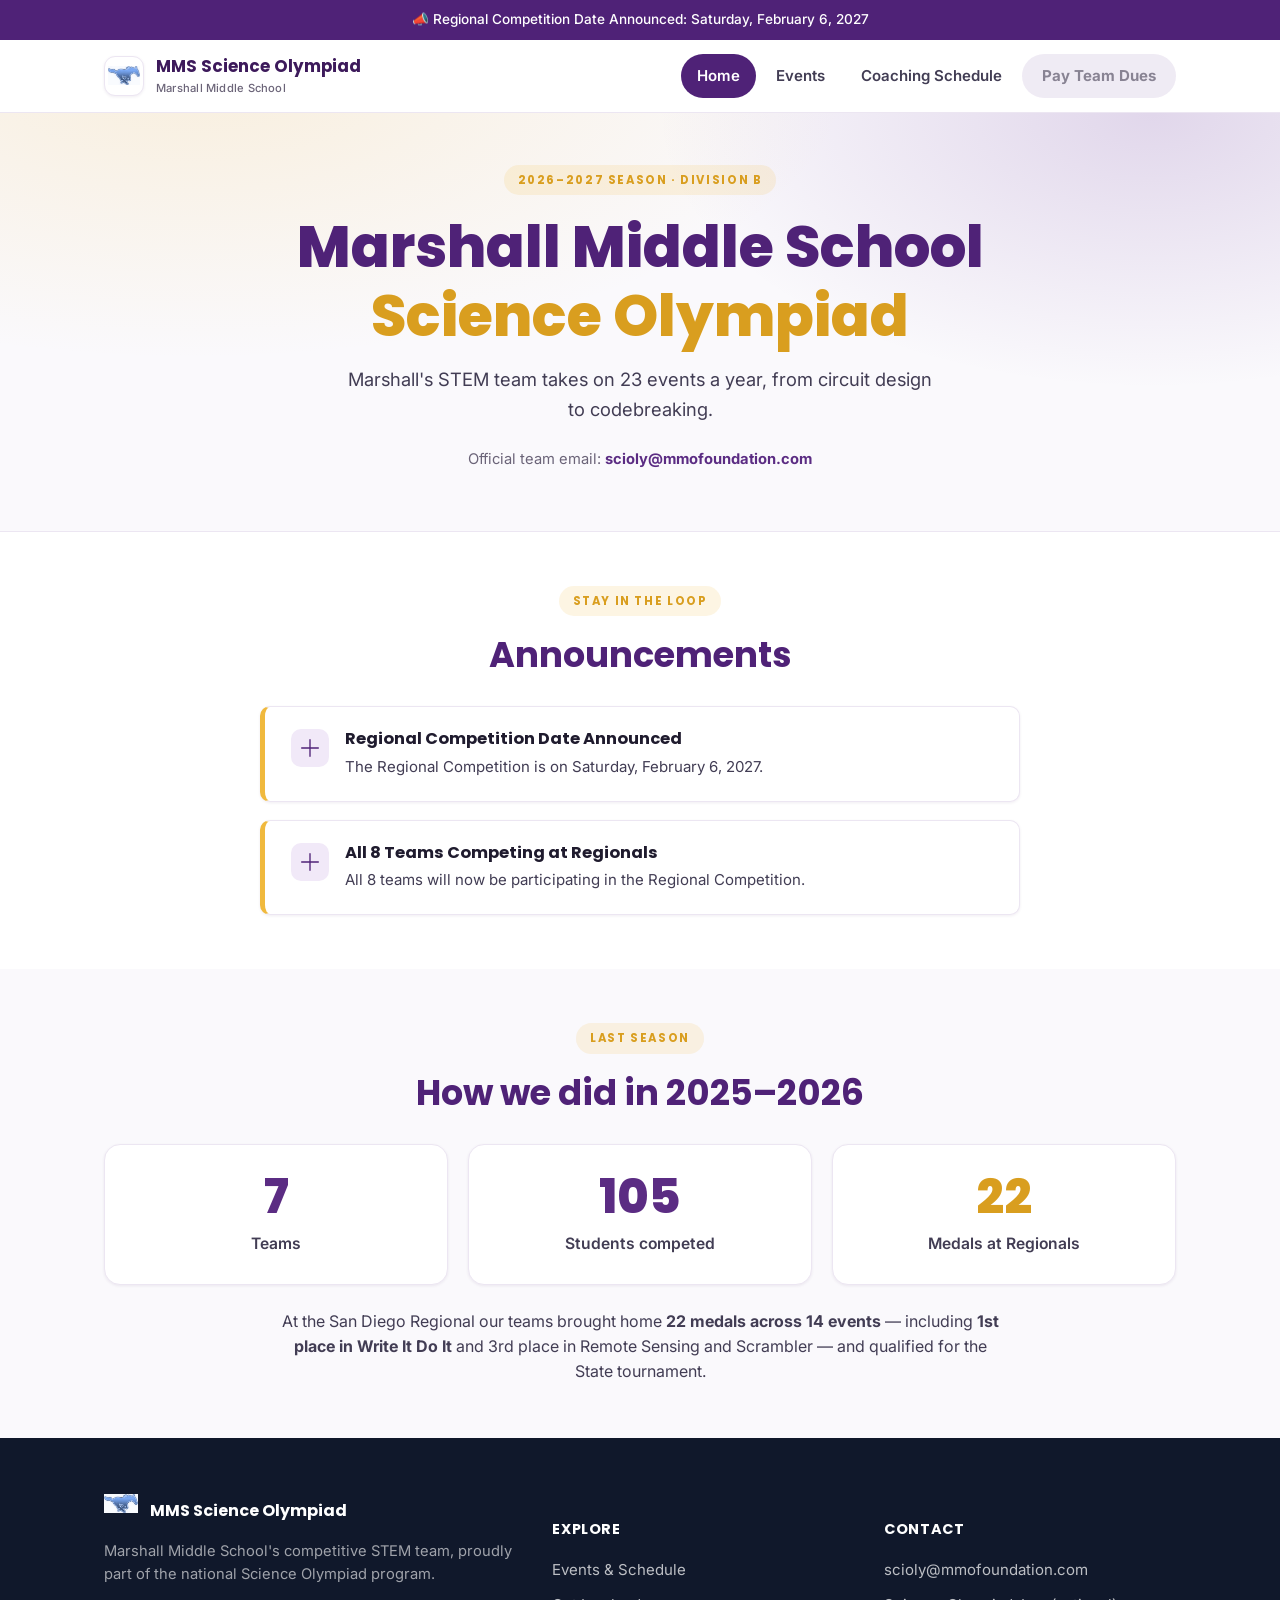
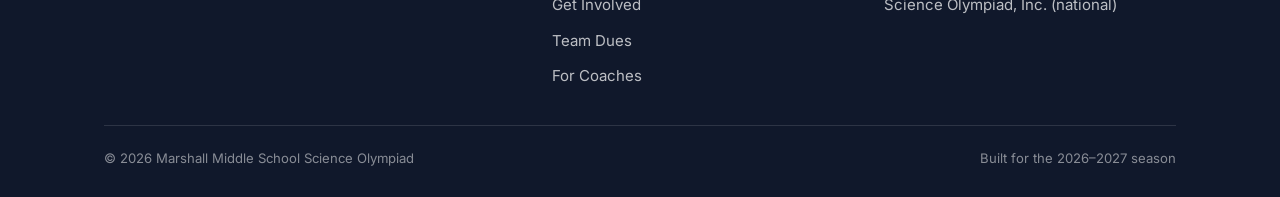
<file: index.html>
<!DOCTYPE html>
<html lang="en">
<head>
<meta charset="UTF-8" />
<meta name="viewport" content="width=device-width, initial-scale=1.0" />
<title>MMS Science Olympiad — Marshall Middle School</title>
<meta name="description" content="Marshall Middle School Science Olympiad — team news, tournament schedule, coaching sign-ups, and team dues." />
<link rel="icon" href="assets/favicon.png" type="image/png" />
<script>document.documentElement.className += " js";</script>
<link rel="stylesheet" href="assets/style.css" />
<style>
  /* Homepage-only vertical rhythm — trims the airy defaults in style.css
     (hero 96/84, sections 84, section-head 48). Adjust to taste. */
  .hero { padding-top: 52px; padding-bottom: 44px; }
  .hero h1 { margin-bottom: 14px; }
  .hero p.lead { margin-bottom: 24px; }
  .hero-mail { margin-top: 22px; }
  main > section.reveal { padding: 54px 0; }
  .section-head { margin-bottom: 30px; }
  .card-grid { gap: 20px; }

  /* Last-season stat band */
  .stat-grid { display: grid; grid-template-columns: repeat(auto-fit, minmax(200px, 1fr)); gap: 20px; }
  .stat-tile { background: var(--bg); border: 1px solid var(--border); border-radius: var(--radius-md); box-shadow: var(--shadow-sm); padding: 28px 22px; text-align: center; }
  .stat-num { font-family: 'Poppins', sans-serif; font-weight: 800; font-size: clamp(2.2rem, 5vw, 3rem); line-height: 1; color: var(--purple-700); }
  .stat-num.gold { color: var(--gold-600); }
  .stat-label { margin-top: 10px; font-weight: 600; color: var(--ink-700); font-size: .98rem; }
  .stat-sub { margin-top: 4px; color: var(--ink-500); font-size: .82rem; }
  .last-season-note { text-align: center; max-width: 720px; margin: 24px auto 0; color: var(--ink-700); line-height: 1.55; }

  @media (max-width: 760px) {
    .hero { padding-top: 34px; padding-bottom: 28px; }
    .hero p.lead { margin-bottom: 18px; }
    main > section.reveal { padding: 38px 0; }
    .section-head { margin-bottom: 20px; }
    .card-grid { gap: 14px; }
    .hero-actions { flex-direction: column; align-items: stretch; }
    .hero-actions .btn { width: 100%; }
  }
</style>
</head>
<body>
<a class="skip-link" href="#main">Skip to content</a>
<div class="topbar">
<div class="container">
<span>📣 Regional Competition Date Announced: Saturday, February 6, 2027</span>
</div>
</div>
<header class="nav">
<div class="container">
<a class="brand" href="index.html">
<span class="mark">
<img src="assets/logo-mustang.png" alt="Marshall Mustangs logo" />
</span>
<span>MMS Science Olympiad<small>Marshall Middle School</small></span>
</a>
<nav aria-label="Primary">
<ul class="nav-links">
<li><a class="active" href="index.html">Home</a></li>
<li><a href="events.html">Events</a></li>
<li><a href="schedule.html">Coaching Schedule</a></li>
<li><a class="nav-cta is-disabled" aria-disabled="true">Pay Team Dues</a></li>
</ul>
</nav>
<button class="nav-toggle" aria-label="Toggle menu" aria-expanded="false">
<svg viewBox="0 0 24 24" fill="none" xmlns="http://www.w3.org/2000/svg"><path d="M3 6h18M3 12h18M3 18h18" stroke="currentColor" stroke-width="2" stroke-linecap="round"/></svg>
</button>
</div>
</header>
<main id="main">
<section class="hero">
<div class="container">
<div class="eyebrow">2026–2027 Season · Division B</div>
<h1>Marshall Middle School<br><span class="accent">Science Olympiad</span></h1>
<p class="lead">Marshall's STEM team takes on 23 events a year, from circuit design to codebreaking.</p>
<p class="hero-mail">Official team email: <a href="mailto:scioly@mmofoundation.com">scioly@mmofoundation.com</a></p>
</div>
</section>
<section class="reveal" id="announcements">
<div class="container">
<div class="section-head">
<div class="eyebrow">Stay in the Loop</div>
<h2>Announcements</h2>
</div>
<div class="announce-list">
<div class="announce-item">
<div class="dot">
<svg viewBox="0 0 24 24" fill="none" xmlns="http://www.w3.org/2000/svg"><path d="M12 2v20M2 12h20" stroke="currentColor" stroke-width="1.6" stroke-linecap="round"/></svg>
</div>
<div>
<h4>Regional Competition Date Announced</h4>
<p>The Regional Competition is on Saturday, February 6, 2027.</p>
</div>
</div>
<div class="announce-item">
<div class="dot">
<svg viewBox="0 0 24 24" fill="none" xmlns="http://www.w3.org/2000/svg"><path d="M12 2v20M2 12h20" stroke="currentColor" stroke-width="1.6" stroke-linecap="round"/></svg>
</div>
<div>
<h4>All 8 Teams Competing at Regionals</h4>
<p>All 8 teams will now be participating in the Regional Competition.</p>
</div>
</div>
</div>
</div>
</section>
<section class="bg-soft reveal">
<div class="container">
<div class="section-head">
<div class="eyebrow">Last Season</div>
<h2>How we did in 2025–2026</h2>
</div>
<div class="stat-grid">
<div class="stat-tile">
<div class="stat-num">7</div>
<div class="stat-label">Teams</div>
</div>
<div class="stat-tile">
<div class="stat-num">105</div>
<div class="stat-label">Students competed</div>
</div>
<div class="stat-tile">
<div class="stat-num gold">22</div>
<div class="stat-label">Medals at Regionals</div>
</div>
</div>
<p class="last-season-note">At the San Diego Regional our teams brought home <strong>22 medals across 14 events</strong> — including <strong>1st place in Write It Do It</strong> and 3rd place in Remote Sensing and Scrambler — and qualified for the State tournament.</p>
</div>
</section>
</main>
<footer>
<div class="container">
<div class="footer-grid">
<div>
<div class="footer-brand">
<span class="mark" style="width:34px;height:34px;">
<img src="assets/logo-mustang.png" alt="Marshall Mustangs logo" />
</span>
MMS Science Olympiad
</div>
<p>Marshall Middle School's competitive STEM team, proudly part of the national Science Olympiad program.</p>
</div>
<div>
<h5>Explore</h5>
<ul>
<li><a href="events.html">Events &amp; Schedule</a></li>
<li><a href="get-involved.html">Get Involved</a></li>
<li><a href="team-dues.html">Team Dues</a></li>
<li><a href="coaches.html">For Coaches</a></li>
</ul>
</div>
<div>
<h5>Contact</h5>
<ul>
<li><a href="mailto:scioly@mmofoundation.com">scioly@mmofoundation.com</a></li>
<li><a href="https://www.soinc.org/" target="_blank" rel="noopener">Science Olympiad, Inc. (national)</a></li>
</ul>
</div>
</div>
<div class="footer-bottom">
<span>© <span id="year"></span> Marshall Middle School Science Olympiad</span>
<span>Built for the 2026–2027 season</span>
</div>
</div>
</footer>
<script src="assets/main.js"></script>
</body>
</html>
</file>
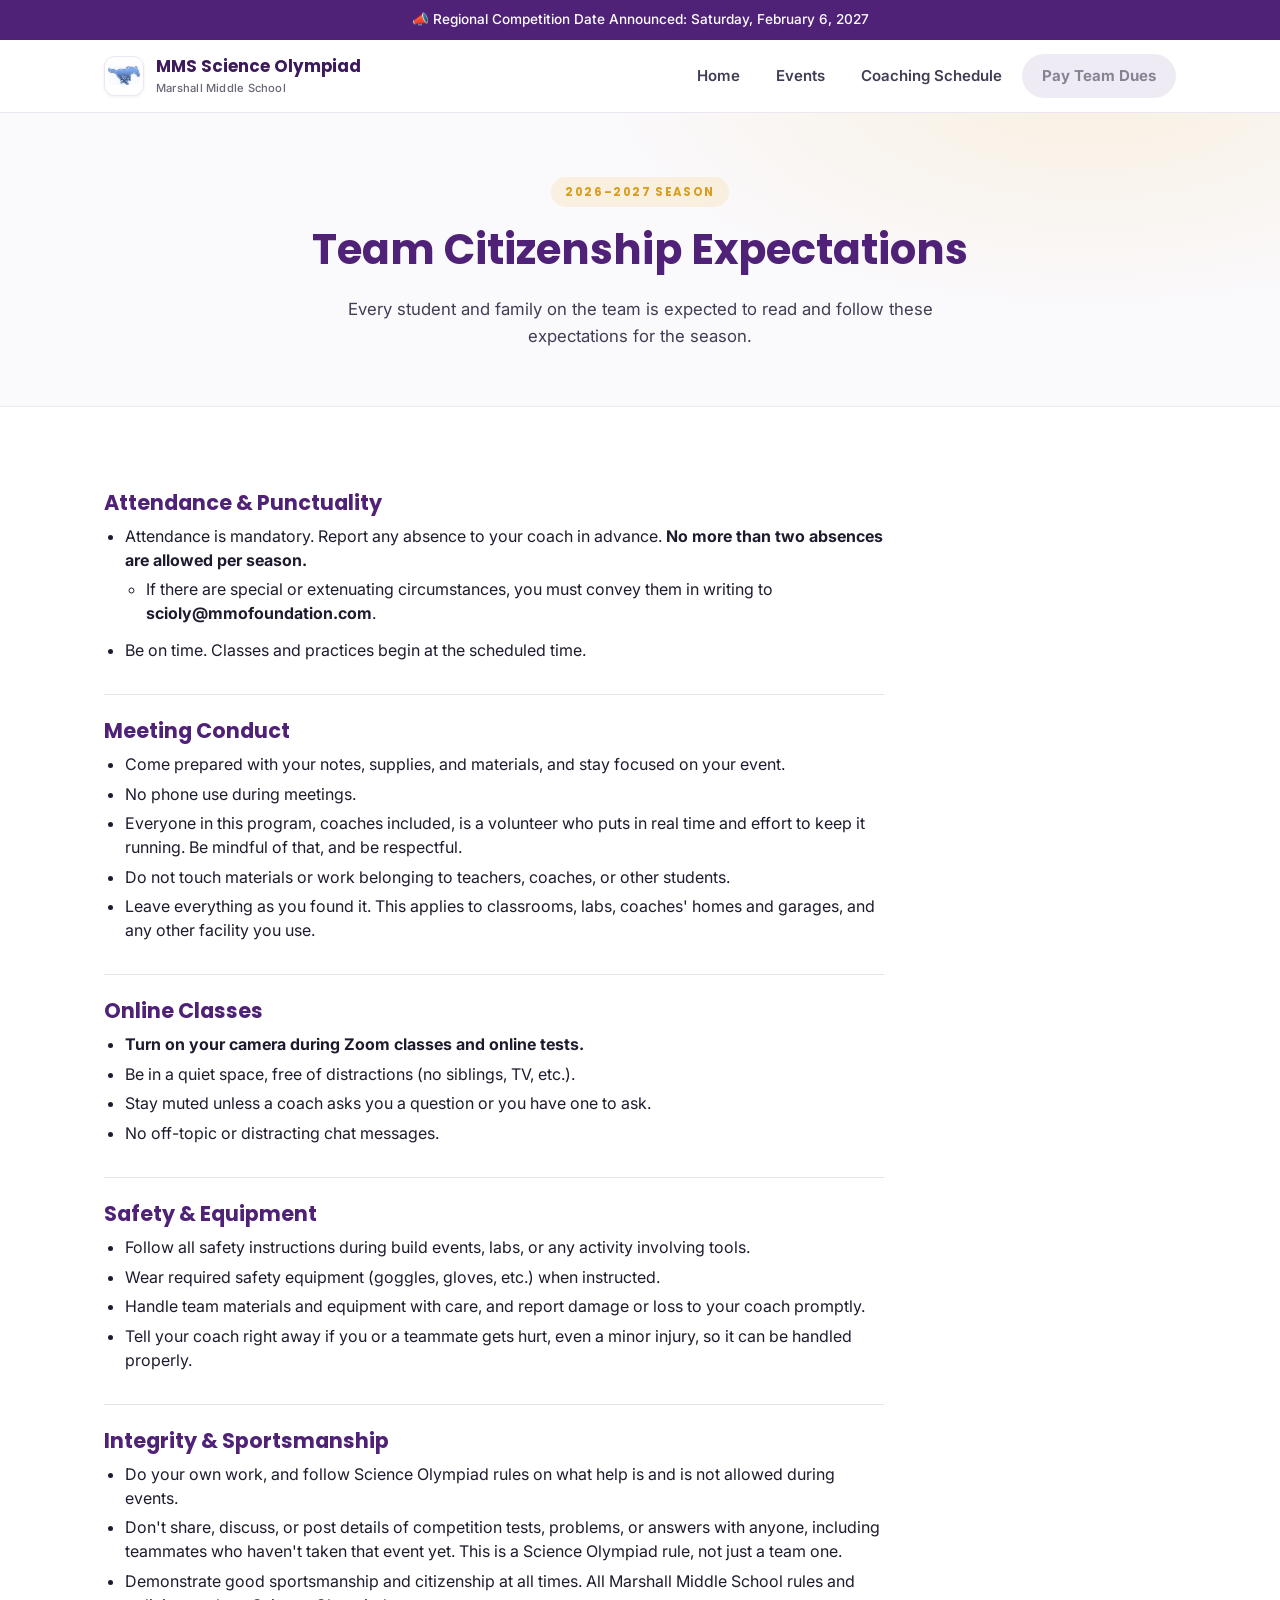
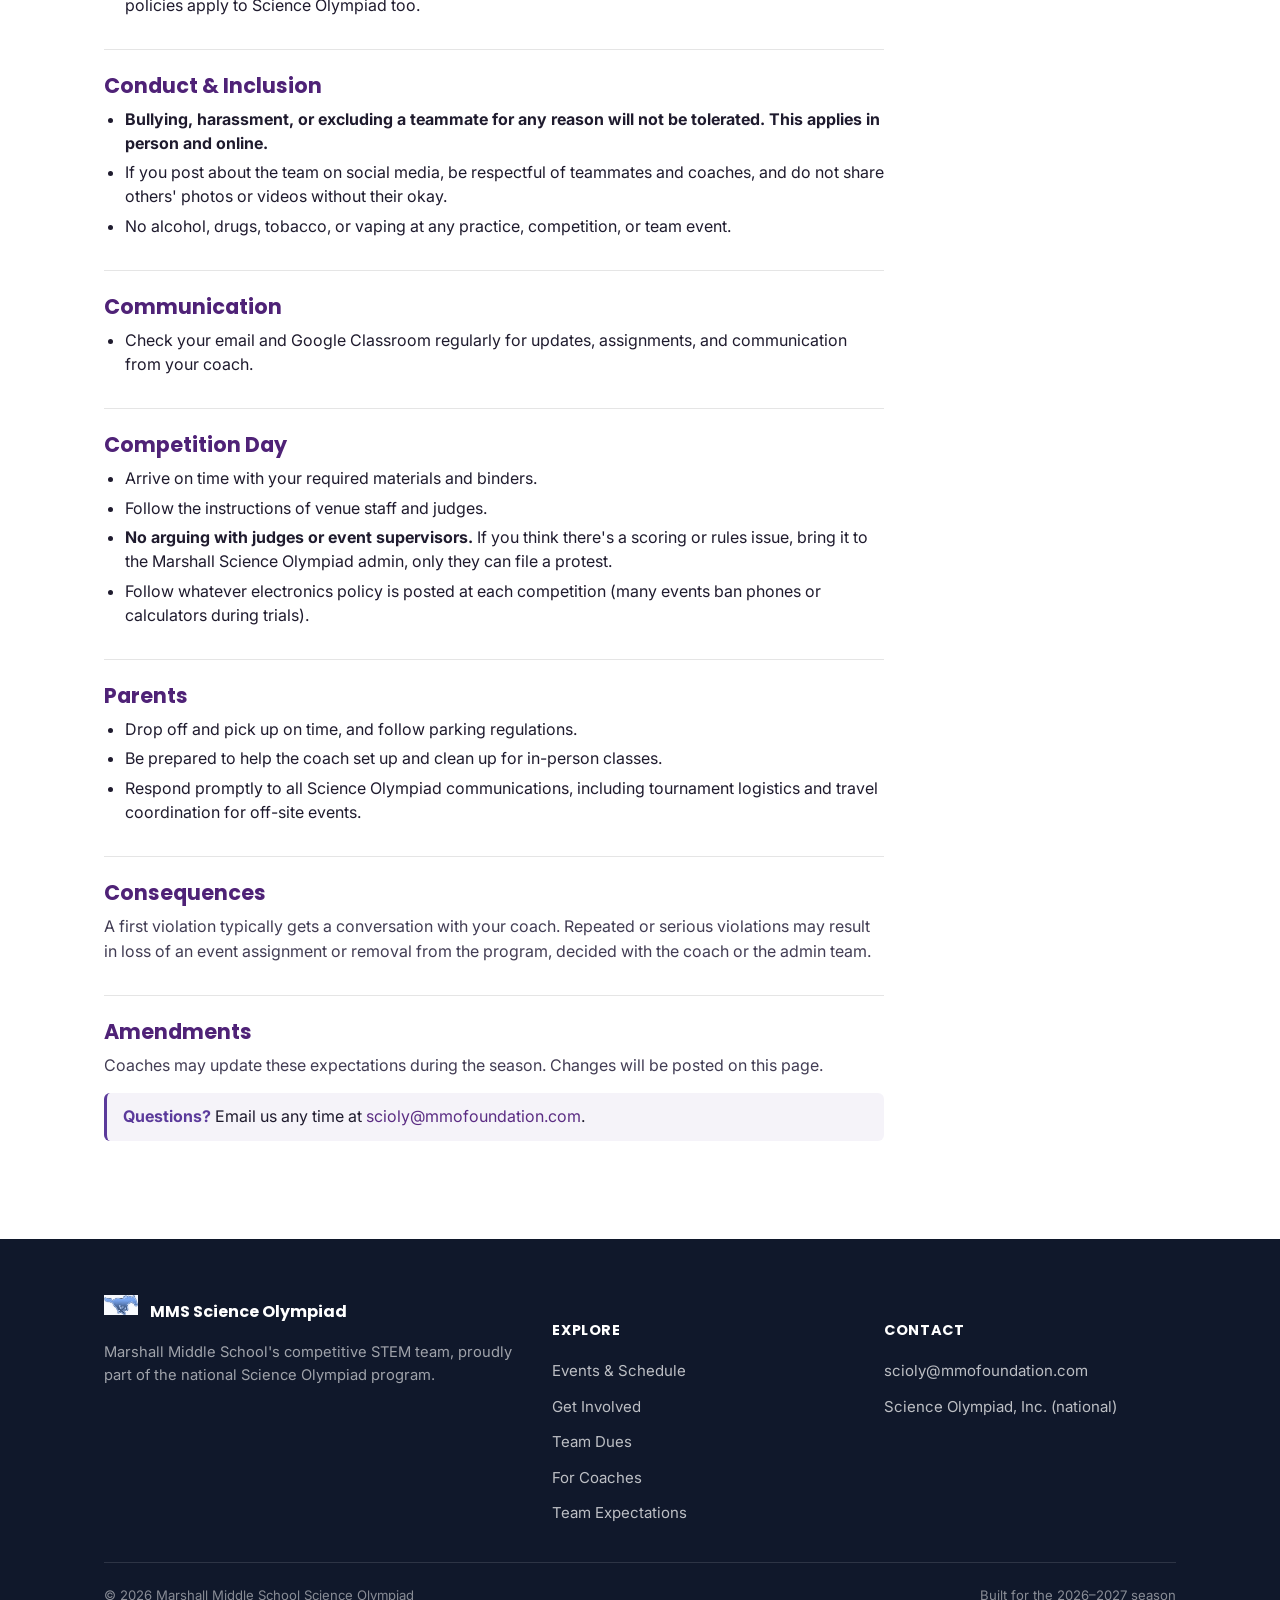
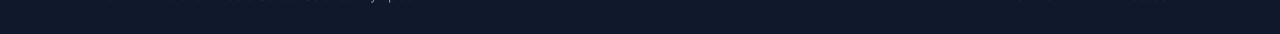
<file: citizenship.html>
<!DOCTYPE html>
<html lang="en">
<head>
<meta charset="UTF-8" />
<meta name="viewport" content="width=device-width, initial-scale=1.0" />
<title>Team Citizenship Expectations — MMS Science Olympiad</title>
<meta name="description" content="Team Citizenship Expectations for Marshall Middle School Science Olympiad, 2026-2027 season." />
<link rel="icon" href="assets/favicon.png" type="image/png" />
<script>document.documentElement.className += " js";</script>
<link rel="stylesheet" href="assets/style.css" />
<style>
  /* Compact single-column layout, matching rules.html */
  .rules-wrap { max-width: 780px; }
  .rules-wrap h2 { font-size: 1.3rem; margin: 2rem 0 .5rem; padding-top: 1.5rem; border-top: 1px solid rgba(0,0,0,0.1); }
  .rules-wrap h2:first-child { margin-top: 0; padding-top: 0; border-top: none; }
  .rules-wrap h3 { font-size: 1.02rem; margin: 1.1rem 0 .3rem; }
  .rules-wrap p { margin: .5rem 0; line-height: 1.55; }
  .rules-wrap ul, .rules-wrap ol { margin: .5rem 0 .8rem; padding-left: 1.3rem; }
  .rules-wrap li { margin-bottom: .35rem; line-height: 1.5; }
  .rules-wrap li ul { margin-top: .35rem; }
  .callout { border-left: 3px solid #5B3A9B; background: rgba(91,58,155,0.06); padding: .7rem 1rem; border-radius: 6px; margin: .9rem 0; }
  .callout strong { color: #5B3A9B; }
  .rules-final { margin-top: 1.25rem; opacity: .85; }
</style>
</head>
<body>
<a class="skip-link" href="#main">Skip to content</a>

<div class="topbar">
<div class="container">
<span>📣 Regional Competition Date Announced: Saturday, February 6, 2027</span>
</div>
</div>

<header class="nav">
<div class="container">
<a class="brand" href="index.html">
<span class="mark">
<img src="assets/logo-mustang.png" alt="Marshall Mustangs logo" />
</span>
<span>MMS Science Olympiad<small>Marshall Middle School</small></span>
</a>
<nav aria-label="Primary">
<ul class="nav-links">
<li><a href="index.html">Home</a></li>
<li><a href="events.html">Events</a></li>
<li><a href="schedule.html">Coaching Schedule</a></li>
<li><a class="nav-cta is-disabled" aria-disabled="true">Pay Team Dues</a></li>
</ul>
</nav>
<button class="nav-toggle" aria-label="Toggle menu" aria-expanded="false">
<svg viewBox="0 0 24 24" fill="none" xmlns="http://www.w3.org/2000/svg"><path d="M3 6h18M3 12h18M3 18h18" stroke="currentColor" stroke-width="2" stroke-linecap="round"/></svg>
</button>
</div>
</header>

<main id="main">

<section class="page-hero">
<div class="container">
<div class="eyebrow">2026–2027 Season</div>
<h1>Team Citizenship Expectations</h1>
<p>Every student and family on the team is expected to read and follow these expectations for the season.</p>
</div>
</section>

<section class="reveal">
<div class="container">
<div class="rules-wrap">

<h2>Attendance &amp; Punctuality</h2>
<ul>
<li>Attendance is mandatory. Report any absence to your coach in advance. <strong>No more than two absences are allowed per season.</strong>
<ul>
<li>If there are special or extenuating circumstances, you must convey them in writing to <strong>scioly@mmofoundation.com</strong>.</li>
</ul>
</li>
<li>Be on time. Classes and practices begin at the scheduled time.</li>
</ul>

<h2>Meeting Conduct</h2>
<ul>
<li>Come prepared with your notes, supplies, and materials, and stay focused on your event.</li>
<li>No phone use during meetings.</li>
<li>Everyone in this program, coaches included, is a volunteer who puts in real time and effort to keep it running. Be mindful of that, and be respectful.</li>
<li>Do not touch materials or work belonging to teachers, coaches, or other students.</li>
<li>Leave everything as you found it. This applies to classrooms, labs, coaches' homes and garages, and any other facility you use.</li>
</ul>

<h2>Online Classes</h2>
<ul>
<li><strong>Turn on your camera during Zoom classes and online tests.</strong></li>
<li>Be in a quiet space, free of distractions (no siblings, TV, etc.).</li>
<li>Stay muted unless a coach asks you a question or you have one to ask.</li>
<li>No off-topic or distracting chat messages.</li>
</ul>

<h2>Safety &amp; Equipment</h2>
<ul>
<li>Follow all safety instructions during build events, labs, or any activity involving tools.</li>
<li>Wear required safety equipment (goggles, gloves, etc.) when instructed.</li>
<li>Handle team materials and equipment with care, and report damage or loss to your coach promptly.</li>
<li>Tell your coach right away if you or a teammate gets hurt, even a minor injury, so it can be handled properly.</li>
</ul>

<h2>Integrity &amp; Sportsmanship</h2>
<ul>
<li>Do your own work, and follow Science Olympiad rules on what help is and is not allowed during events.</li>
<li>Don't share, discuss, or post details of competition tests, problems, or answers with anyone, including teammates who haven't taken that event yet. This is a Science Olympiad rule, not just a team one.</li>
<li>Demonstrate good sportsmanship and citizenship at all times. All Marshall Middle School rules and policies apply to Science Olympiad too.</li>
</ul>

<h2>Conduct &amp; Inclusion</h2>
<ul>
<li><strong>Bullying, harassment, or excluding a teammate for any reason will not be tolerated. This applies in person and online.</strong></li>
<li>If you post about the team on social media, be respectful of teammates and coaches, and do not share others' photos or videos without their okay.</li>
<li>No alcohol, drugs, tobacco, or vaping at any practice, competition, or team event.</li>
</ul>

<h2>Communication</h2>
<ul>
<li>Check your email and Google Classroom regularly for updates, assignments, and communication from your coach.</li>
</ul>

<h2>Competition Day</h2>
<ul>
<li>Arrive on time with your required materials and binders.</li>
<li>Follow the instructions of venue staff and judges.</li>
<li><strong>No arguing with judges or event supervisors.</strong> If you think there's a scoring or rules issue, bring it to the Marshall Science Olympiad admin, only they can file a protest.</li>
<li>Follow whatever electronics policy is posted at each competition (many events ban phones or calculators during trials).</li>
</ul>

<h2>Parents</h2>
<ul>
<li>Drop off and pick up on time, and follow parking regulations.</li>
<li>Be prepared to help the coach set up and clean up for in-person classes.</li>
<li>Respond promptly to all Science Olympiad communications, including tournament logistics and travel coordination for off-site events.</li>
</ul>

<h2>Consequences</h2>
<p>A first violation typically gets a conversation with your coach. Repeated or serious violations may result in loss of an event assignment or removal from the program, decided with the coach or the admin team.</p>

<h2>Amendments</h2>
<p>Coaches may update these expectations during the season. Changes will be posted on this page.</p>

<div class="callout">
<strong>Questions?</strong> Email us any time at <a href="mailto:scioly@mmofoundation.com">scioly@mmofoundation.com</a>.
</div>

</div>
</div>
</section>

</main>

<footer>
<div class="container">
<div class="footer-grid">
<div>
<div class="footer-brand">
<span class="mark" style="width:34px;height:34px;">
<img src="assets/logo-mustang.png" alt="Marshall Mustangs logo" />
</span>
MMS Science Olympiad
</div>
<p>Marshall Middle School's competitive STEM team, proudly part of the national Science Olympiad program.</p>
</div>
<div>
<h5>Explore</h5>
<ul>
<li><a href="events.html">Events &amp; Schedule</a></li>
<li><a href="get-involved.html">Get Involved</a></li>
<li><a href="team-dues.html">Team Dues</a></li>
<li><a href="coaches.html">For Coaches</a></li>
<li><a href="citizenship.html">Team Expectations</a></li>
</ul>
</div>
<div>
<h5>Contact</h5>
<ul>
<li><a href="mailto:scioly@mmofoundation.com">scioly@mmofoundation.com</a></li>
<li><a href="https://www.soinc.org/" target="_blank" rel="noopener">Science Olympiad, Inc. (national)</a></li>
</ul>
</div>
</div>
<div class="footer-bottom">
<span>© <span id="year"></span> Marshall Middle School Science Olympiad</span>
<span>Built for the 2026–2027 season</span>
</div>
</div>
</footer>

<script src="assets/main.js"></script>
</body>
</html>
</file>
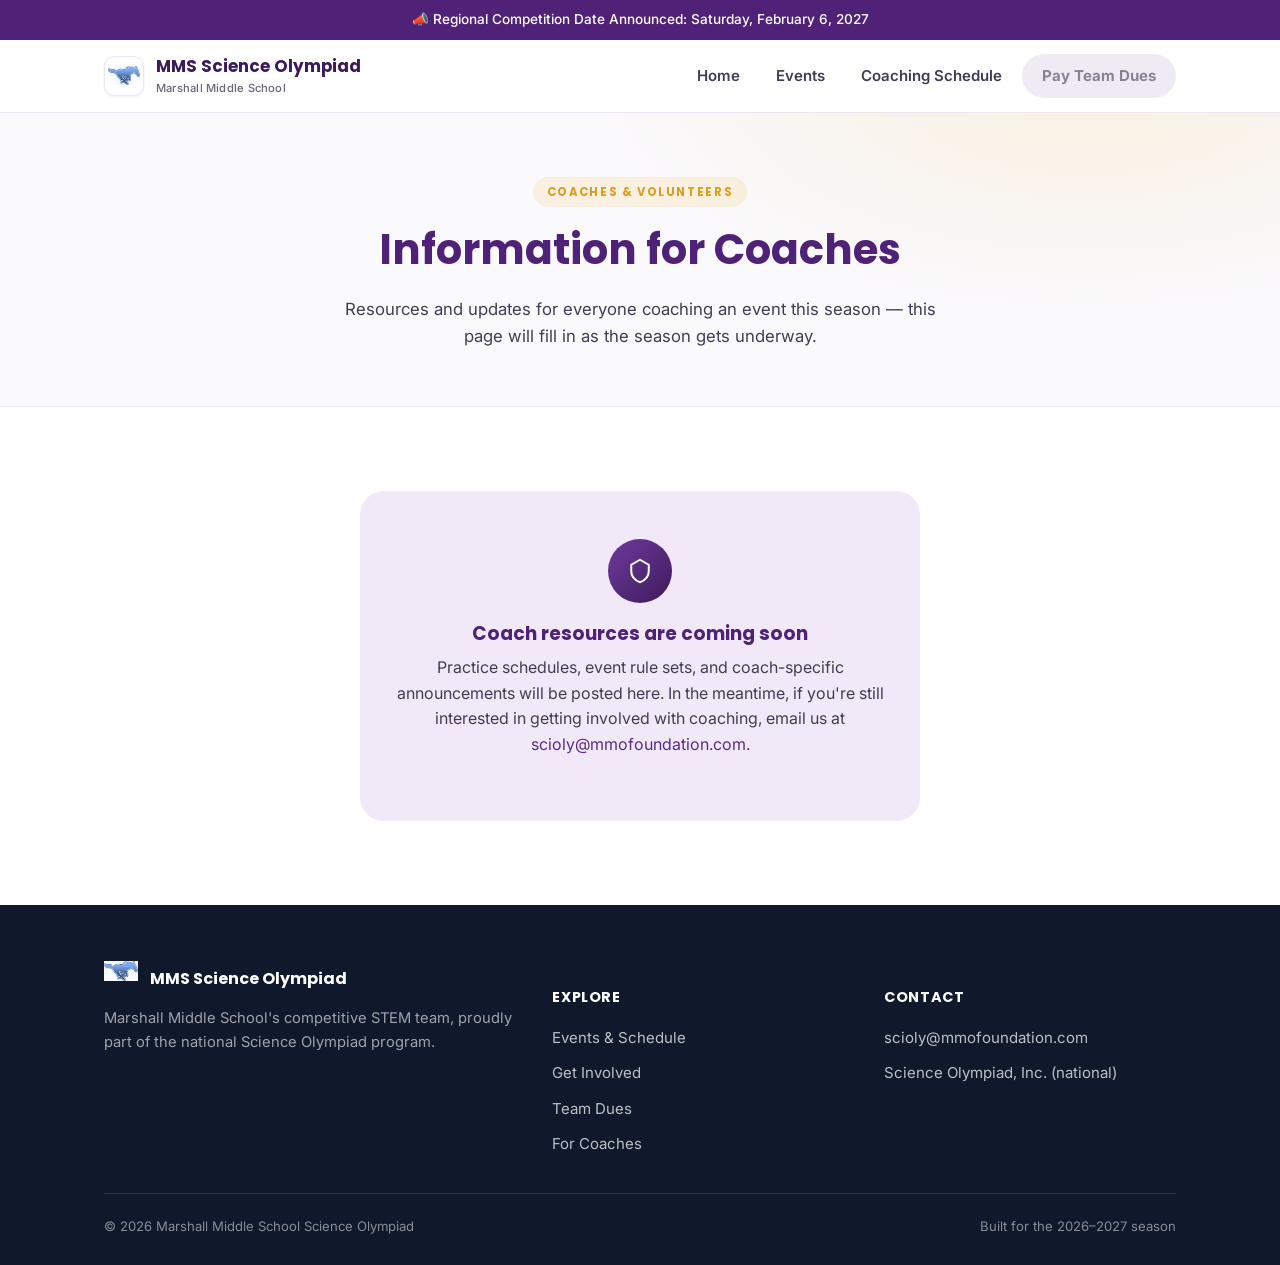
<file: coaches.html>
<!DOCTYPE html>
<html lang="en">
<head>
<meta charset="UTF-8" />
<meta name="viewport" content="width=device-width, initial-scale=1.0" />
<title>For Coaches — MMS Science Olympiad</title>
<meta name="description" content="Information and resources for Marshall Middle School Science Olympiad coaches and volunteers." />
<link rel="icon" href="assets/favicon.png" type="image/png" />
<script>document.documentElement.className += " js";</script>
<link rel="stylesheet" href="assets/style.css" />
</head>
<body>
<a class="skip-link" href="#main">Skip to content</a>

<div class="topbar">
<div class="container">
<span>📣 Regional Competition Date Announced: Saturday, February 6, 2027</span>
</div>
</div>

<header class="nav">
<div class="container">
<a class="brand" href="index.html">
<span class="mark">
<img src="assets/logo-mustang.png" alt="Marshall Mustangs logo" />
</span>
<span>MMS Science Olympiad<small>Marshall Middle School</small></span>
</a>
<nav aria-label="Primary">
<ul class="nav-links">
<li><a href="index.html">Home</a></li>
<li><a href="events.html">Events</a></li>
<li><a href="schedule.html">Coaching Schedule</a></li>
<li><a class="nav-cta is-disabled" aria-disabled="true">Pay Team Dues</a></li>
</ul>
</nav>
<button class="nav-toggle" aria-label="Toggle menu" aria-expanded="false">
<svg viewBox="0 0 24 24" fill="none" xmlns="http://www.w3.org/2000/svg"><path d="M3 6h18M3 12h18M3 18h18" stroke="currentColor" stroke-width="2" stroke-linecap="round"/></svg>
</button>
</div>
</header>

<main id="main">

<section class="page-hero">
<div class="container">
<div class="eyebrow">Coaches &amp; Volunteers</div>
<h1>Information for Coaches</h1>
<p>Resources and updates for everyone coaching an event this season — this page will fill in as the season gets underway.</p>
</div>
</section>

<section class="reveal">
<div class="container">
<div class="coming-soon">
<div class="icon-circle">
<svg viewBox="0 0 24 24" fill="none" xmlns="http://www.w3.org/2000/svg"><path d="M12 3l7 4v5c0 4.5-3 7.5-7 9-4-1.5-7-4.5-7-9V7l7-4z" stroke="#fff" stroke-width="1.6" stroke-linejoin="round"/></svg>
</div>
<h3>Coach resources are coming soon</h3>
<p>Practice schedules, event rule sets, and coach-specific announcements will be posted here. In the meantime, if you're still interested in getting involved with coaching, email us at <a href="mailto:scioly@mmofoundation.com">scioly@mmofoundation.com</a>.</p>
</div>
</div>
</section>

</main>

<footer>
<div class="container">
<div class="footer-grid">
<div>
<div class="footer-brand">
<span class="mark" style="width:34px;height:34px;">
<img src="assets/logo-mustang.png" alt="Marshall Mustangs logo" />
</span>
MMS Science Olympiad
</div>
<p>Marshall Middle School's competitive STEM team, proudly part of the national Science Olympiad program.</p>
</div>
<div>
<h5>Explore</h5>
<ul>
<li><a href="events.html">Events &amp; Schedule</a></li>
<li><a href="get-involved.html">Get Involved</a></li>
<li><a href="team-dues.html">Team Dues</a></li>
<li><a href="coaches.html">For Coaches</a></li>
</ul>
</div>
<div>
<h5>Contact</h5>
<ul>
<li><a href="mailto:scioly@mmofoundation.com">scioly@mmofoundation.com</a></li>
<li><a href="https://www.soinc.org/" target="_blank" rel="noopener">Science Olympiad, Inc. (national)</a></li>
</ul>
</div>
</div>
<div class="footer-bottom">
<span>© <span id="year"></span> Marshall Middle School Science Olympiad</span>
<span>Built for the 2026–2027 season</span>
</div>
</div>
</footer>

<script src="assets/main.js"></script>
</body>
</html>
</file>
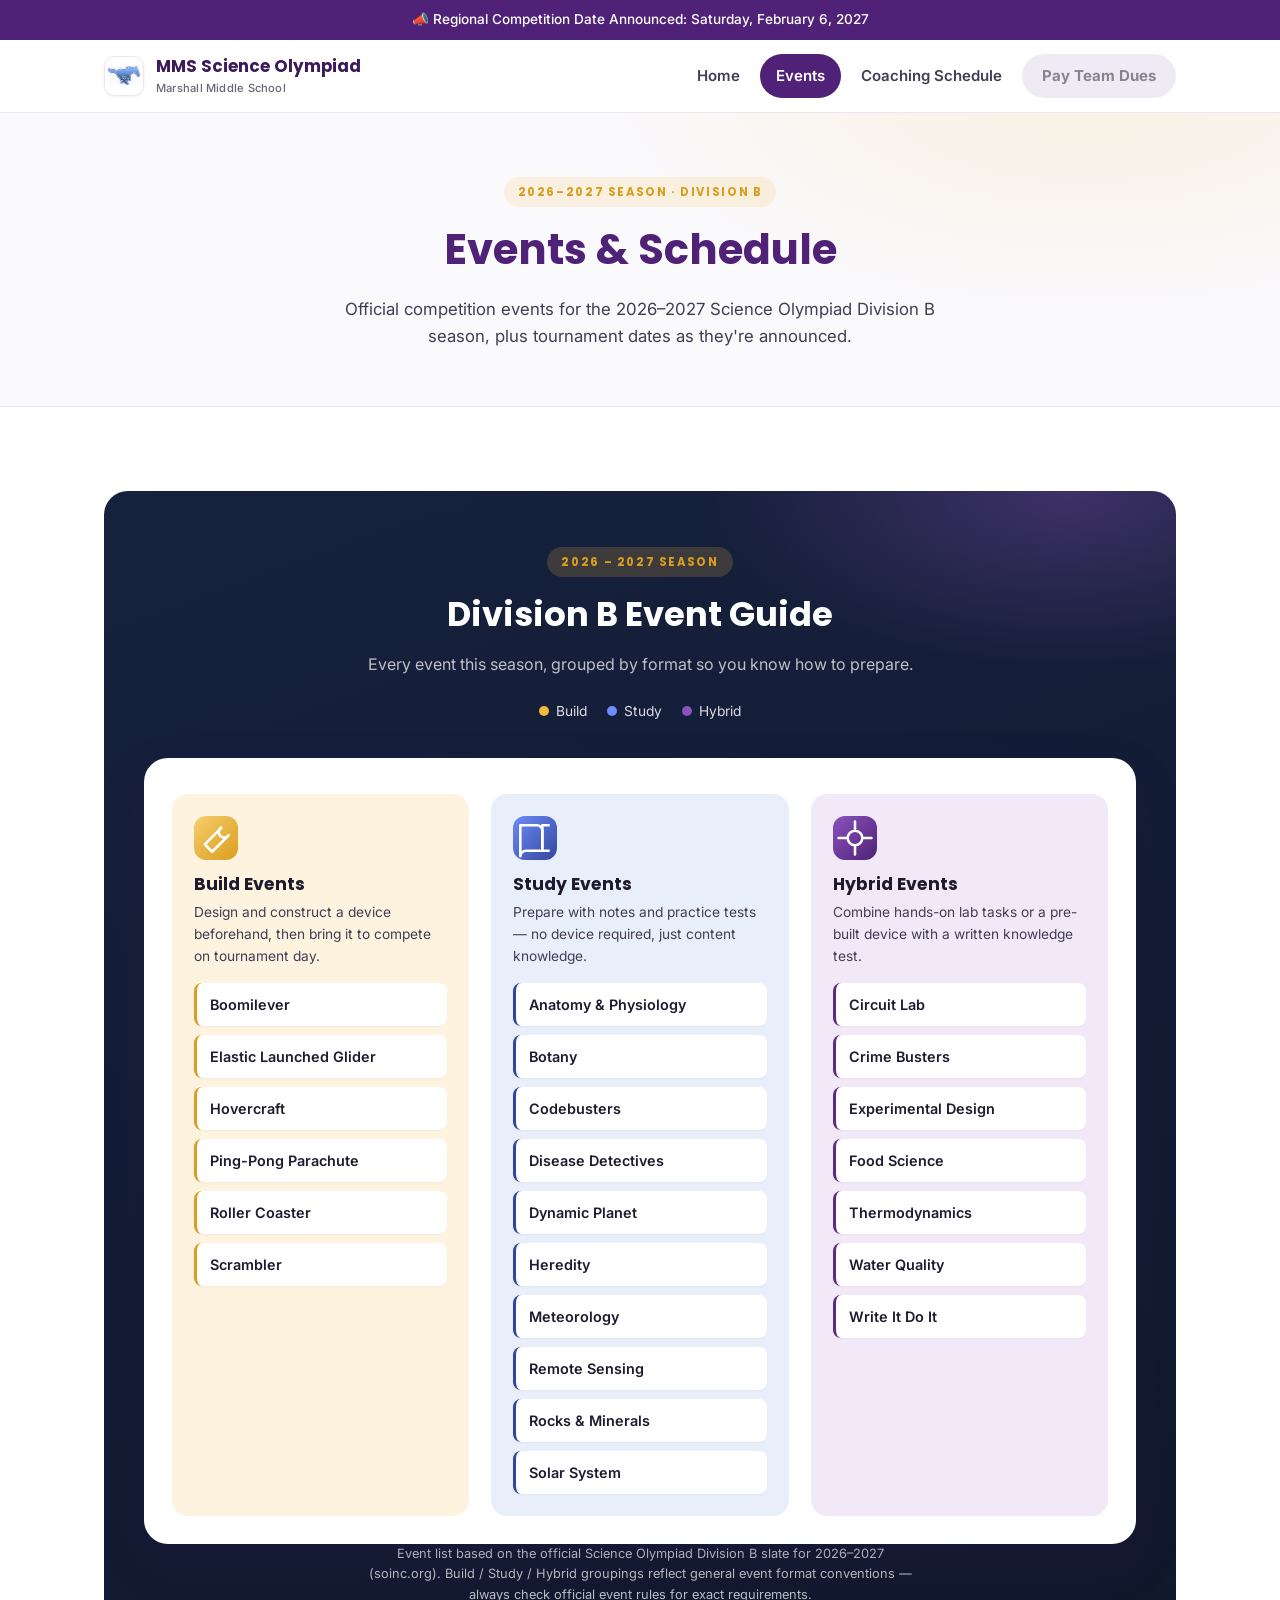
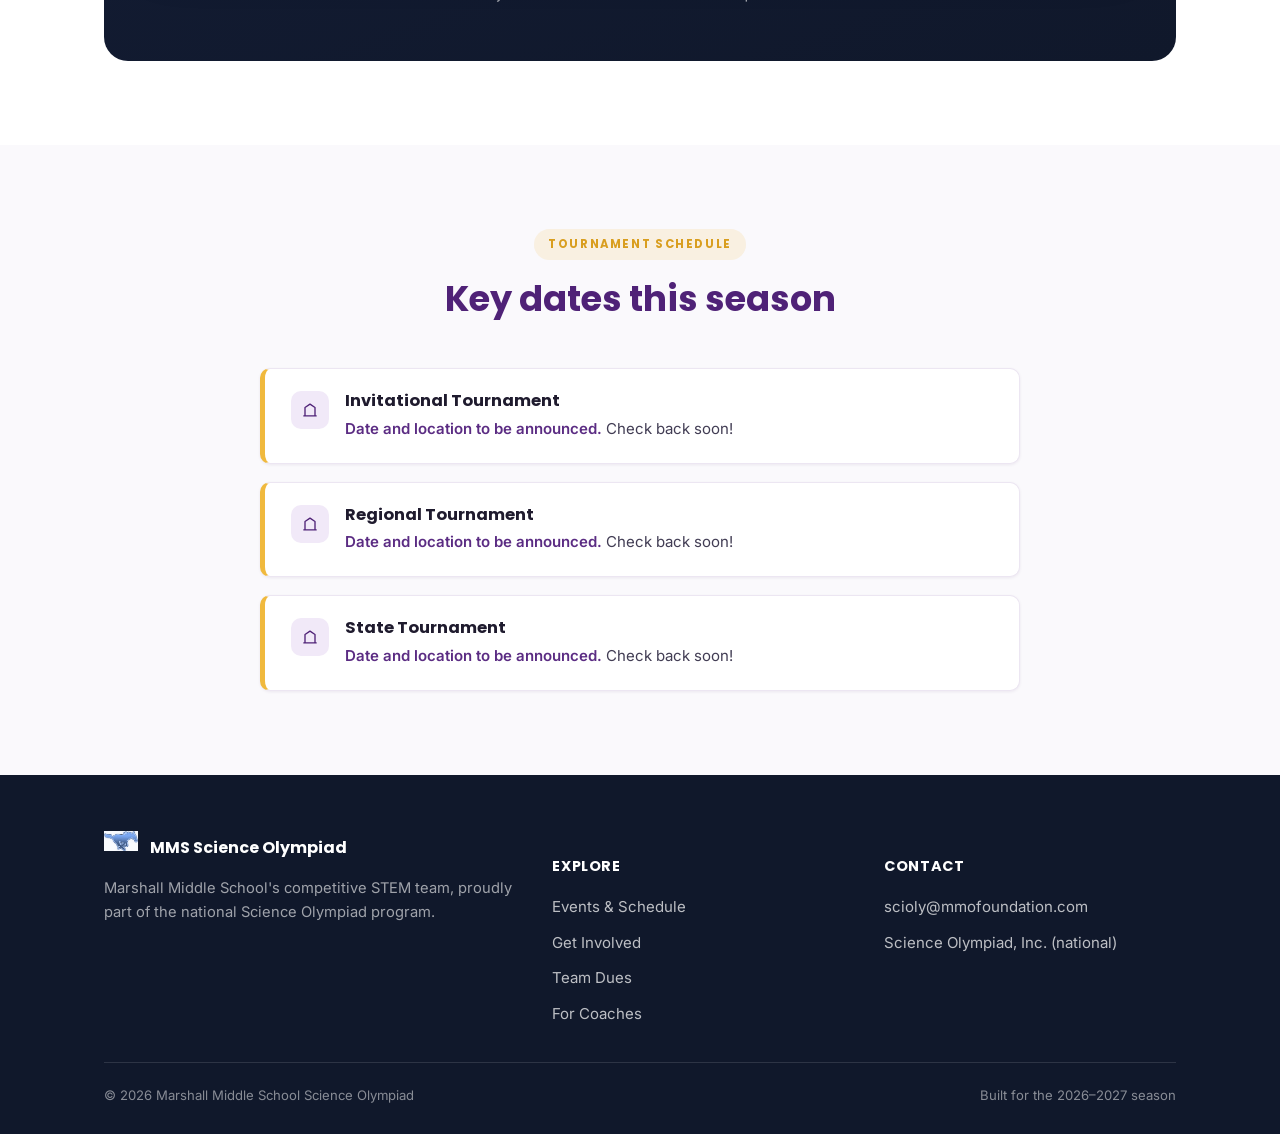
<file: events.html>
<!DOCTYPE html>
<html lang="en">
<head>
<meta charset="UTF-8" />
<meta name="viewport" content="width=device-width, initial-scale=1.0" />
<title>Events &amp; Schedule — MMS Science Olympiad</title>
<meta name="description" content="2026-2027 Division B event guide and tournament schedule for Marshall Middle School Science Olympiad." />
<link rel="icon" href="assets/favicon.png" type="image/png" />
<script>document.documentElement.className += " js";</script>
<link rel="stylesheet" href="assets/style.css" />
</head>
<body>
<a class="skip-link" href="#main">Skip to content</a>

<div class="topbar">
  <div class="container">
    <span>📣 Regional Competition Date Announced: Saturday, February 6, 2027</span>
  </div>
</div>

<header class="nav">
  <div class="container">
    <a class="brand" href="index.html">
      <span class="mark">
        <img src="assets/logo-mustang.png" alt="Marshall Mustangs logo" />
      </span>
      <span>MMS Science Olympiad<small>Marshall Middle School</small></span>
    </a>
    <nav aria-label="Primary">
      <ul class="nav-links">
        <li><a href="index.html">Home</a></li>
        <li><a class="active" href="events.html">Events</a></li>
        <li><a href="schedule.html">Coaching Schedule</a></li>
        <li><a class="nav-cta is-disabled" aria-disabled="true">Pay Team Dues</a></li>
      </ul>
    </nav>
    <button class="nav-toggle" aria-label="Toggle menu" aria-expanded="false">
      <svg viewBox="0 0 24 24" fill="none" xmlns="http://www.w3.org/2000/svg"><path d="M3 6h18M3 12h18M3 18h18" stroke="currentColor" stroke-width="2" stroke-linecap="round"/></svg>
    </button>
  </div>
</header>

<main id="main">

  <section class="page-hero">
    <div class="container">
      <div class="eyebrow">2026–2027 Season · Division B</div>
      <h1>Events &amp; Schedule</h1>
      <p>Official competition events for the 2026–2027 Science Olympiad Division B season, plus tournament dates as they're announced.</p>
    </div>
  </section>

  <section class="reveal">
    <div class="container">
      <div class="event-panel">
        <div class="eyebrow">2026 – 2027 Season</div>
        <h2>Division B Event Guide</h2>
        <p>Every event this season, grouped by format so you know how to prepare.</p>
        <div class="legend">
          <span><i style="background:#f0b93d"></i>Build</span>
          <span><i style="background:#6d8cf7"></i>Study</span>
          <span><i style="background:#8a52bd"></i>Hybrid</span>
        </div>

        <div class="event-columns">
          <div class="event-col build">
            <div class="icon">
              <svg viewBox="0 0 24 24" fill="none" xmlns="http://www.w3.org/2000/svg"><path d="M14.7 6.3a3 3 0 104.2 4.2l-9 9-4-4 9-9z" stroke="#fff" stroke-width="1.4" stroke-linejoin="round"/></svg>
            </div>
            <h3>Build Events</h3>
            <p>Design and construct a device beforehand, then bring it to compete on tournament day.</p>
            <ul>
              <li>Boomilever</li>
              <li>Elastic Launched Glider</li>
              <li>Hovercraft</li>
              <li>Ping-Pong Parachute</li>
              <li>Roller Coaster</li>
              <li>Scrambler</li>
            </ul>
          </div>
          <div class="event-col study">
            <div class="icon">
              <svg viewBox="0 0 24 24" fill="none" xmlns="http://www.w3.org/2000/svg"><path d="M4 5h9a3 3 0 013 3v11H7a3 3 0 00-3 3V5z" stroke="#fff" stroke-width="1.4" stroke-linejoin="round"/><path d="M20 5h-4v14h4" stroke="#fff" stroke-width="1.4" stroke-linejoin="round"/></svg>
            </div>
            <h3>Study Events</h3>
            <p>Prepare with notes and practice tests — no device required, just content knowledge.</p>
            <ul>
              <li>Anatomy &amp; Physiology</li>
              <li>Botany</li>
              <li>Codebusters</li>
              <li>Disease Detectives</li>
              <li>Dynamic Planet</li>
              <li>Heredity</li>
              <li>Meteorology</li>
              <li>Remote Sensing</li>
              <li>Rocks &amp; Minerals</li>
              <li>Solar System</li>
            </ul>
          </div>
          <div class="event-col hybrid">
            <div class="icon">
              <svg viewBox="0 0 24 24" fill="none" xmlns="http://www.w3.org/2000/svg"><path d="M12 3v4M12 17v4M3 12h4M17 12h4" stroke="#fff" stroke-width="1.4" stroke-linecap="round"/><circle cx="12" cy="12" r="4" stroke="#fff" stroke-width="1.4"/></svg>
            </div>
            <h3>Hybrid Events</h3>
            <p>Combine hands-on lab tasks or a pre-built device with a written knowledge test.</p>
            <ul>
              <li>Circuit Lab</li>
              <li>Crime Busters</li>
              <li>Experimental Design</li>
              <li>Food Science</li>
              <li>Thermodynamics</li>
              <li>Water Quality</li>
              <li>Write It Do It</li>
            </ul>
          </div>
        </div>

        <p class="event-note">Event list based on the official Science Olympiad Division B slate for 2026–2027 (soinc.org). Build / Study / Hybrid groupings reflect general event format conventions — always check official event rules for exact requirements.</p>
      </div>
    </div>
  </section>

  <section class="bg-soft reveal">
    <div class="container">
      <div class="section-head">
        <div class="eyebrow">Tournament Schedule</div>
        <h2>Key dates this season</h2>
      </div>
      <div class="announce-list">
        <div class="announce-item">
          <div class="dot">
            <svg viewBox="0 0 24 24" fill="none" xmlns="http://www.w3.org/2000/svg"><path d="M4 19h16M6 19V9l6-4 6 4v10" stroke="currentColor" stroke-width="1.6" stroke-linejoin="round"/></svg>
          </div>
          <div>
            <h4>Invitational Tournament</h4>
            <p><span class="tbd">Date and location to be announced.</span> Check back soon!</p>
          </div>
        </div>
        <div class="announce-item">
          <div class="dot">
            <svg viewBox="0 0 24 24" fill="none" xmlns="http://www.w3.org/2000/svg"><path d="M4 19h16M6 19V9l6-4 6 4v10" stroke="currentColor" stroke-width="1.6" stroke-linejoin="round"/></svg>
          </div>
          <div>
            <h4>Regional Tournament</h4>
            <p><span class="tbd">Date and location to be announced.</span> Check back soon!</p>
          </div>
        </div>
        <div class="announce-item">
          <div class="dot">
            <svg viewBox="0 0 24 24" fill="none" xmlns="http://www.w3.org/2000/svg"><path d="M4 19h16M6 19V9l6-4 6 4v10" stroke="currentColor" stroke-width="1.6" stroke-linejoin="round"/></svg>
          </div>
          <div>
            <h4>State Tournament</h4>
            <p><span class="tbd">Date and location to be announced.</span> Check back soon!</p>
          </div>
        </div>
      </div>
    </div>
  </section>

</main>

<footer>
  <div class="container">
    <div class="footer-grid">
      <div>
        <div class="footer-brand">
          <span class="mark" style="width:34px;height:34px;">
            <img src="assets/logo-mustang.png" alt="Marshall Mustangs logo" />
          </span>
          MMS Science Olympiad
        </div>
        <p>Marshall Middle School's competitive STEM team, proudly part of the national Science Olympiad program.</p>
      </div>
      <div>
        <h5>Explore</h5>
        <ul>
          <li><a href="events.html">Events &amp; Schedule</a></li>
          <li><a href="get-involved.html">Get Involved</a></li>
          <li><a href="team-dues.html">Team Dues</a></li>
          <li><a href="coaches.html">For Coaches</a></li>
        </ul>
      </div>
      <div>
        <h5>Contact</h5>
        <ul>
          <li><a href="mailto:scioly@mmofoundation.com">scioly@mmofoundation.com</a></li>
          <li><a href="https://www.soinc.org/" target="_blank" rel="noopener">Science Olympiad, Inc. (national)</a></li>
        </ul>
      </div>
    </div>
    <div class="footer-bottom">
      <span>© <span id="year"></span> Marshall Middle School Science Olympiad</span>
      <span>Built for the 2026–2027 season</span>
    </div>
  </div>
</footer>

<script src="assets/main.js"></script>
</body>
</html>
</file>
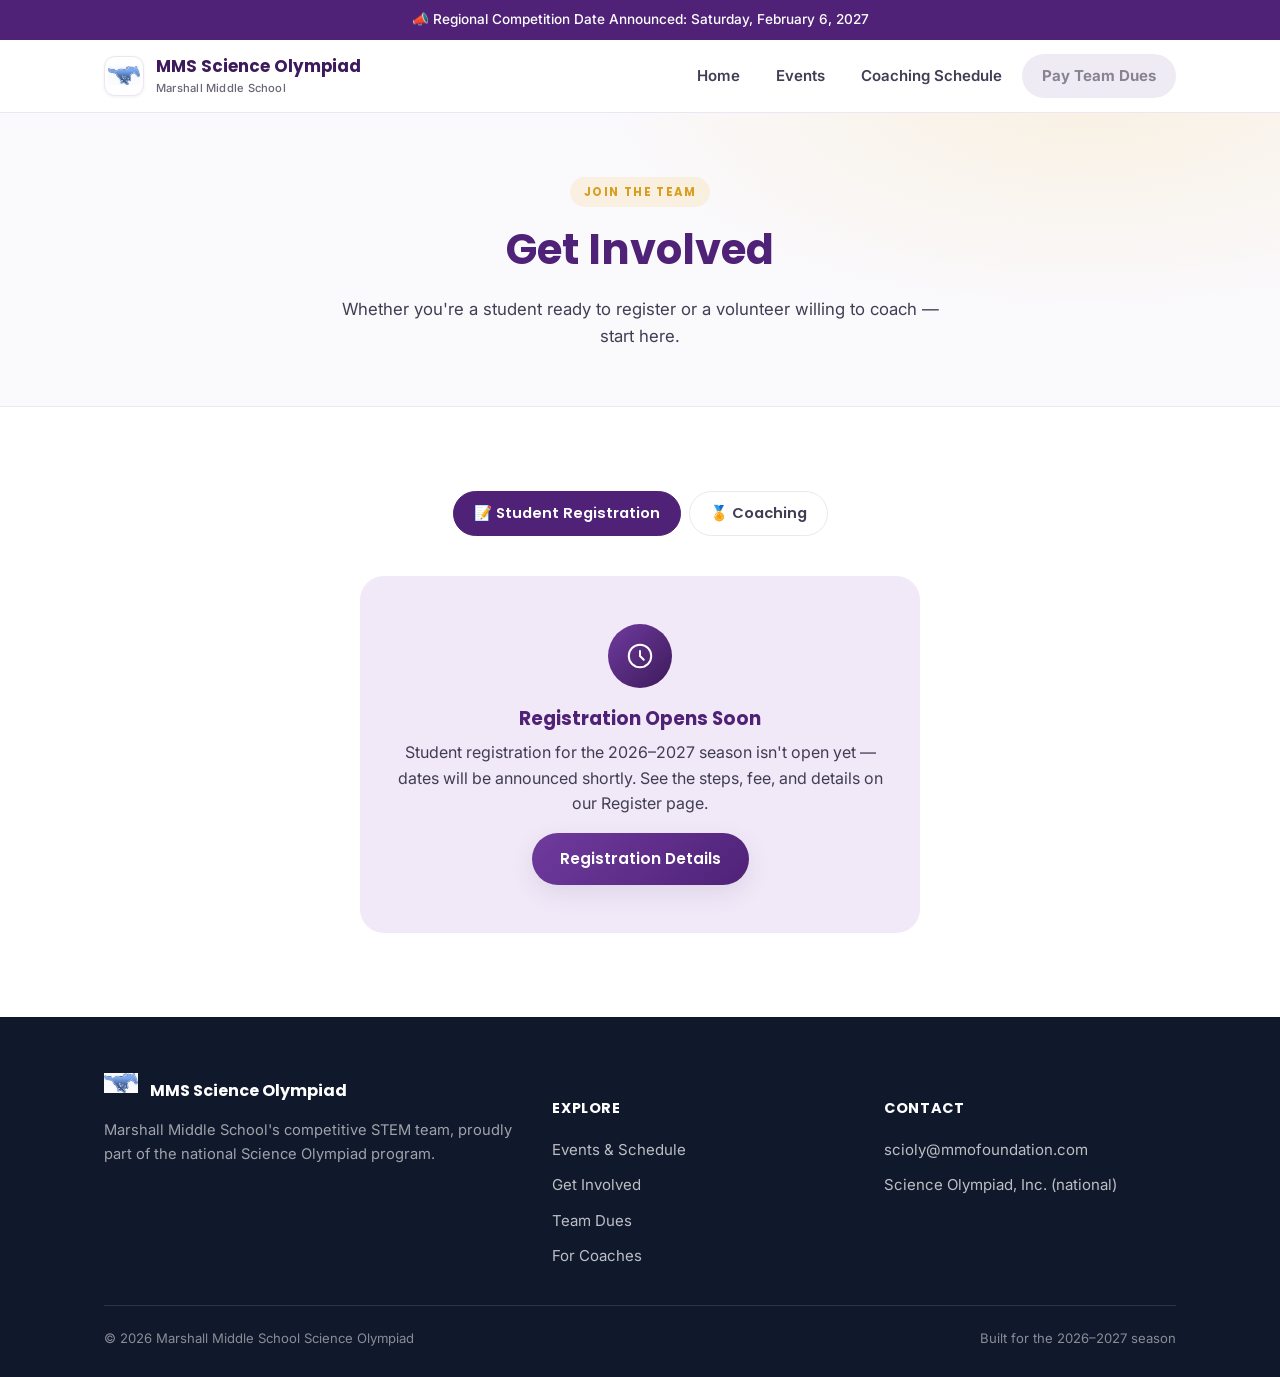
<file: get-involved.html>
<!DOCTYPE html>
<html lang="en">
<head>
<meta charset="UTF-8" />
<meta name="viewport" content="width=device-width, initial-scale=1.0" />
<title>Get Involved — MMS Science Olympiad</title>
<meta name="description" content="Register your student or volunteer to coach for Marshall Middle School Science Olympiad." />
<link rel="icon" href="assets/favicon.png" type="image/png" />
<script>document.documentElement.className += " js";</script>
<link rel="stylesheet" href="assets/style.css" />
</head>
<body>
<a class="skip-link" href="#main">Skip to content</a>

<div class="topbar">
<div class="container">
<span>📣 Regional Competition Date Announced: Saturday, February 6, 2027</span>
</div>
</div>

<header class="nav">
<div class="container">
<a class="brand" href="index.html">
<span class="mark">
<img src="assets/logo-mustang.png" alt="Marshall Mustangs logo" />
</span>
<span>MMS Science Olympiad<small>Marshall Middle School</small></span>
</a>
<nav aria-label="Primary">
<ul class="nav-links">
<li><a href="index.html">Home</a></li>
<li><a href="events.html">Events</a></li>
<li><a href="schedule.html">Coaching Schedule</a></li>
<li><a class="nav-cta is-disabled" aria-disabled="true">Pay Team Dues</a></li>
</ul>
</nav>
<button class="nav-toggle" aria-label="Toggle menu" aria-expanded="false">
<svg viewBox="0 0 24 24" fill="none" xmlns="http://www.w3.org/2000/svg"><path d="M3 6h18M3 12h18M3 18h18" stroke="currentColor" stroke-width="2" stroke-linecap="round"/></svg>
</button>
</div>
</header>

<main id="main">

<section class="page-hero">
<div class="container">
<div class="eyebrow">Join the Team</div>
<h1>Get Involved</h1>
<p>Whether you're a student ready to register or a volunteer willing to coach — start here.</p>
</div>
</section>

<section class="reveal">
<div class="container">
<div class="tabs" role="tablist" aria-label="Get involved options">
<button class="tab-btn active" data-tab="register">📝 Student Registration</button>
<button class="tab-btn" data-tab="coaching">🏅 Coaching</button>
</div>

<div class="tab-panel active" id="register">
<div class="coming-soon">
<div class="icon-circle">
<svg viewBox="0 0 24 24" fill="none" xmlns="http://www.w3.org/2000/svg"><path d="M12 8v4l3 3" stroke="#fff" stroke-width="1.6" stroke-linecap="round"/><circle cx="12" cy="12" r="9" stroke="#fff" stroke-width="1.6"/></svg>
</div>
<h3>Registration Opens Soon</h3>
<p>Student registration for the 2026–2027 season isn't open yet — dates will be announced shortly. See the steps, fee, and details on our Register page.</p>
<a class="btn btn-primary" href="register.html">Registration Details</a>
</div>
</div>

<div class="tab-panel" id="coaching">
<div class="coming-soon">
<div class="icon-circle">
<svg viewBox="0 0 24 24" fill="none" xmlns="http://www.w3.org/2000/svg"><path d="M12 3l7 4v5c0 4.5-3 7.5-7 9-4-1.5-7-4.5-7-9V7l7-4z" stroke="#fff" stroke-width="1.6" stroke-linejoin="round"/></svg>
</div>
<h3>Coaching sign-ups are closed for this season</h3>
<p>Thanks for your interest! If you're still interested in getting involved with coaching, email us at <a href="mailto:scioly@mmofoundation.com">scioly@mmofoundation.com</a> and we'll be in touch.</p>
</div>
</div>
</div>
</section>

</main>

<footer>
<div class="container">
<div class="footer-grid">
<div>
<div class="footer-brand">
<span class="mark" style="width:34px;height:34px;">
<img src="assets/logo-mustang.png" alt="Marshall Mustangs logo" />
</span>
MMS Science Olympiad
</div>
<p>Marshall Middle School's competitive STEM team, proudly part of the national Science Olympiad program.</p>
</div>
<div>
<h5>Explore</h5>
<ul>
<li><a href="events.html">Events &amp; Schedule</a></li>
<li><a href="get-involved.html">Get Involved</a></li>
<li><a href="team-dues.html">Team Dues</a></li>
<li><a href="coaches.html">For Coaches</a></li>
</ul>
</div>
<div>
<h5>Contact</h5>
<ul>
<li><a href="mailto:scioly@mmofoundation.com">scioly@mmofoundation.com</a></li>
<li><a href="https://www.soinc.org/" target="_blank" rel="noopener">Science Olympiad, Inc. (national)</a></li>
</ul>
</div>
</div>
<div class="footer-bottom">
<span>© <span id="year"></span> Marshall Middle School Science Olympiad</span>
<span>Built for the 2026–2027 season</span>
</div>
</div>
</footer>

<script src="assets/main.js"></script>
</body>
</html>
</file>
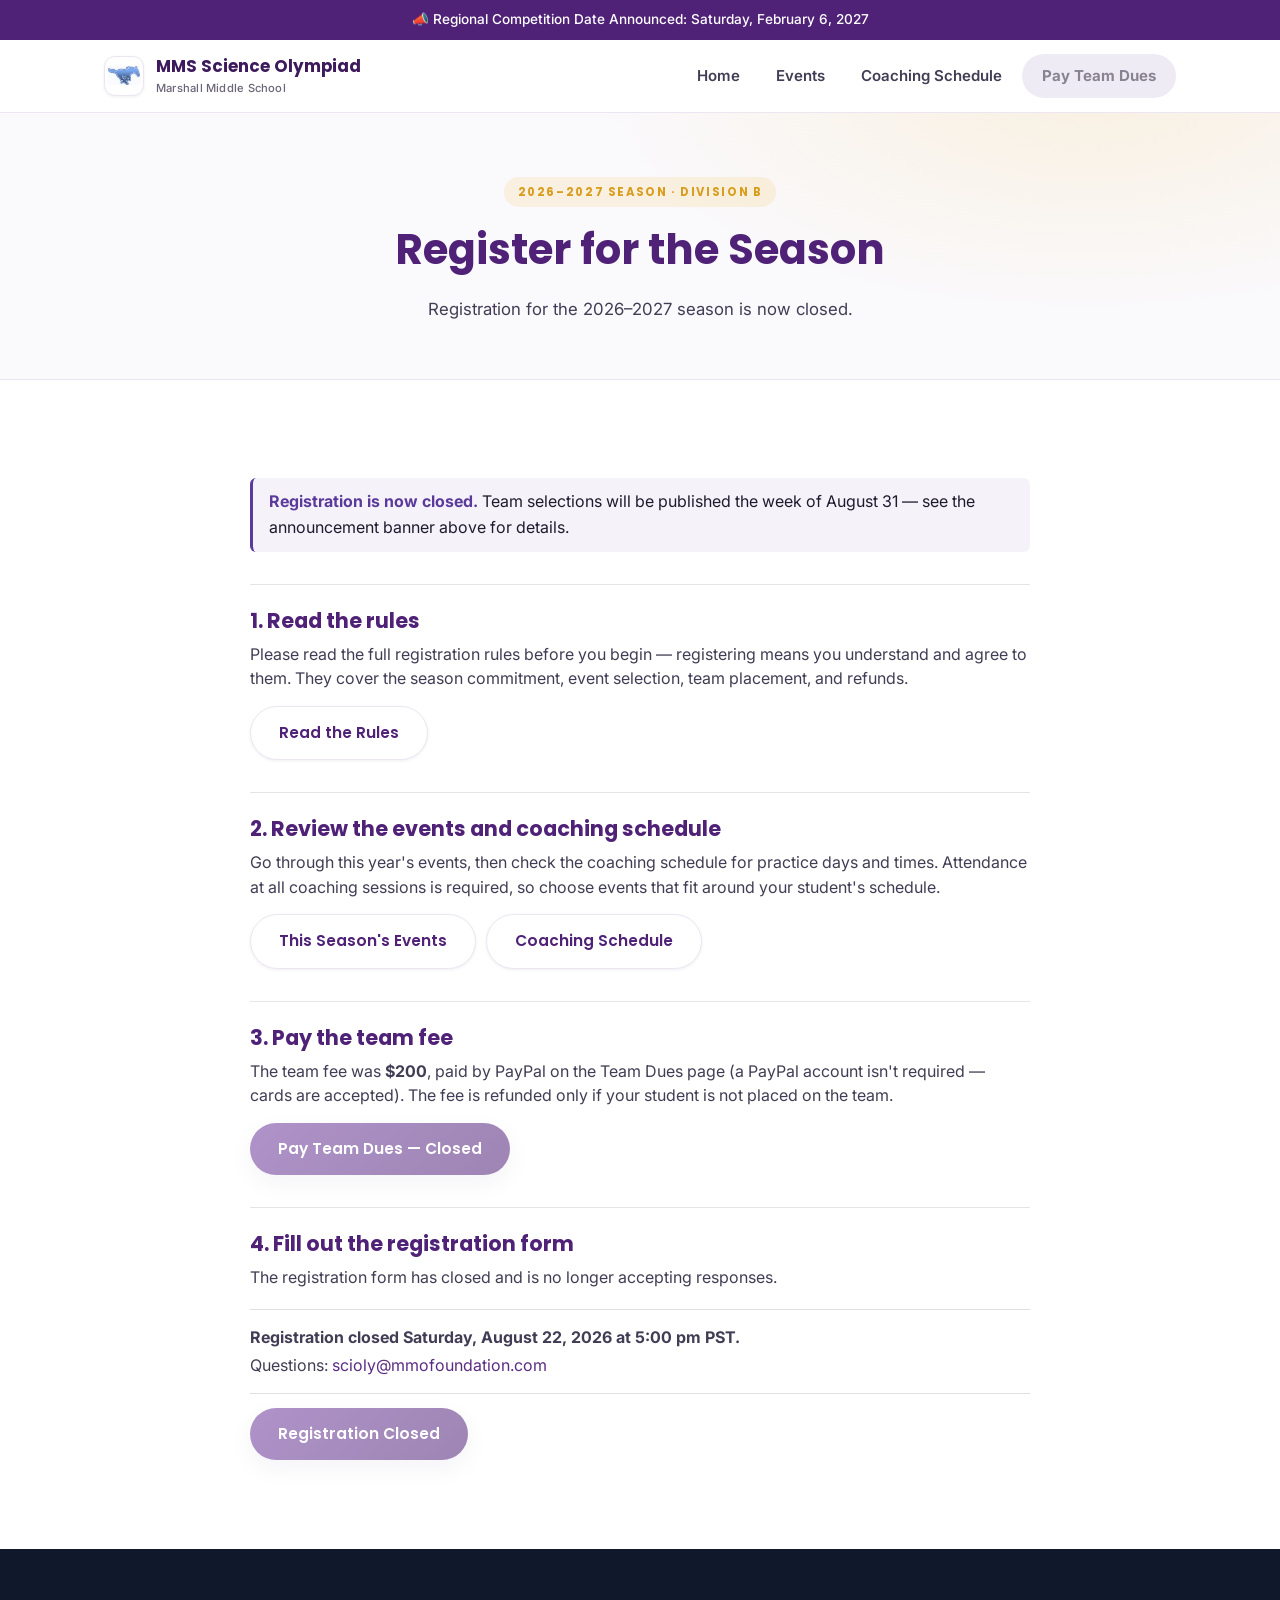
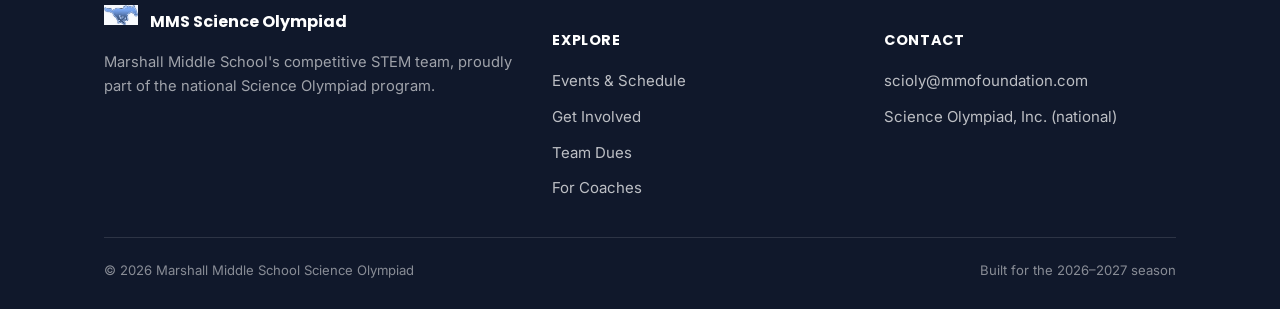
<file: register.html>
<!DOCTYPE html>
<html lang="en">
<head>
<meta charset="UTF-8" />
<meta name="viewport" content="width=device-width, initial-scale=1.0" />
<title>Register — MMS Science Olympiad</title>
<meta name="description" content="Register for Marshall Middle School Science Olympiad, 2026-2027 season. Read the rules, review the coaching schedule, pay the team fee, and fill out the registration form." />
<link rel="icon" href="assets/favicon.png" type="image/png" />
<script>document.documentElement.className += " js";</script>
<link rel="stylesheet" href="assets/style.css" />
<style>
  /* Register page — single-column content, matching the rules page conventions. */
  .register-wrap { max-width: 780px; margin: 0 auto; }
  .register-wrap h2 { font-size: 1.3rem; margin: 2rem 0 .5rem; padding-top: 1.5rem; border-top: 1px solid rgba(0,0,0,0.1); }
  .register-wrap h2:first-child { margin-top: 0; padding-top: 0; border-top: none; }
  .register-wrap p { margin: .5rem 0; line-height: 1.55; }
  .step-action { margin: .9rem 0 .3rem; display: flex; flex-wrap: wrap; gap: .6rem; }
  @media (max-width: 640px) {
    .step-action { flex-direction: column; align-items: stretch; }
    .step-action .btn { width: 100%; text-align: center; }
  }
  .deadline { margin: 1.2rem 0 0; padding: .9rem 0; border-top: 1px solid rgba(0,0,0,0.12); border-bottom: 1px solid rgba(0,0,0,0.12); }
  .deadline p { margin: .25rem 0; }
  .deadline p:first-child { margin-top: 0; }
  .deadline p:last-child { margin-bottom: 0; }
  .callout { border-left: 3px solid #5B3A9B; background: rgba(91,58,155,0.06); padding: .7rem 1rem; border-radius: 6px; margin: .9rem 0; }
  .callout strong { color: #5B3A9B; }

</style>
</head>
<body>
<a class="skip-link" href="#main">Skip to content</a>

<div class="topbar">
<div class="container">
<span>📣 Regional Competition Date Announced: Saturday, February 6, 2027</span>
</div>
</div>

<header class="nav">
<div class="container">
<a class="brand" href="index.html">
<span class="mark">
<img src="assets/logo-mustang.png" alt="Marshall Mustangs logo" />
</span>
<span>MMS Science Olympiad<small>Marshall Middle School</small></span>
</a>
<nav aria-label="Primary">
<ul class="nav-links">
<li><a href="index.html">Home</a></li>
<li><a href="events.html">Events</a></li>
<li><a href="schedule.html">Coaching Schedule</a></li>
<li><a class="nav-cta is-disabled" aria-disabled="true">Pay Team Dues</a></li>
</ul>
</nav>
<button class="nav-toggle" aria-label="Toggle menu" aria-expanded="false">
<svg viewBox="0 0 24 24" fill="none" xmlns="http://www.w3.org/2000/svg"><path d="M3 6h18M3 12h18M3 18h18" stroke="currentColor" stroke-width="2" stroke-linecap="round"/></svg>
</button>
</div>
</header>

<main id="main">

<section class="page-hero">
<div class="container">
<div class="eyebrow">2026–2027 Season · Division B</div>
<h1>Register for the Season</h1>
<p>Registration for the 2026–2027 season is now closed.</p>
</div>
</section>

<section class="reveal">
<div class="container">
<div class="register-wrap">

<div class="callout">
<strong>Registration is now closed.</strong> Team selections will be published the week of August 31 &mdash; see the announcement banner above for details.
</div>

<h2>1. Read the rules</h2>
<p>Please read the full registration rules before you begin — registering means you understand and agree to them. They cover the season commitment, event selection, team placement, and refunds.</p>
<div class="step-action">
<a class="btn btn-ghost" href="rules.html" target="_blank" rel="noopener">Read the Rules</a>
</div>

<h2>2. Review the events and coaching schedule</h2>
<p>Go through this year's events, then check the coaching schedule for practice days and times. Attendance at all coaching sessions is required, so choose events that fit around your student's schedule.</p>
<div class="step-action">
<a class="btn btn-ghost" href="events.html" target="_blank" rel="noopener">This Season's Events</a>
<a class="btn btn-ghost" href="schedule.html" target="_blank" rel="noopener">Coaching Schedule</a>
</div>

<h2>3. Pay the team fee</h2>
<p>The team fee was <strong>$200</strong>, paid by PayPal on the Team Dues page (a PayPal account isn't required — cards are accepted). The fee is refunded only if your student is not placed on the team.</p>
<div class="step-action">
<a class="btn btn-primary is-disabled" aria-disabled="true" role="link">Pay Team Dues — Closed</a>
</div>

<h2>4. Fill out the registration form</h2>
<p>The registration form has closed and is no longer accepting responses.</p>

<div class="deadline">
<p><strong>Registration closed Saturday, August 22, 2026 at 5:00 pm PST.</strong></p>
<p>Questions: <a href="mailto:scioly@mmofoundation.com">scioly@mmofoundation.com</a></p>
</div>

<div class="step-action">
<a class="btn btn-primary is-disabled" aria-disabled="true" role="link">Registration Closed</a>
</div>

</div>
</div>
</section>

</main>

<footer>
<div class="container">
<div class="footer-grid">
<div>
<div class="footer-brand">
<span class="mark" style="width:34px;height:34px;">
<img src="assets/logo-mustang.png" alt="Marshall Mustangs logo" />
</span>
MMS Science Olympiad
</div>
<p>Marshall Middle School's competitive STEM team, proudly part of the national Science Olympiad program.</p>
</div>
<div>
<h5>Explore</h5>
<ul>
<li><a href="events.html">Events &amp; Schedule</a></li>
<li><a href="get-involved.html">Get Involved</a></li>
<li><a href="team-dues.html">Team Dues</a></li>
<li><a href="coaches.html">For Coaches</a></li>
</ul>
</div>
<div>
<h5>Contact</h5>
<ul>
<li><a href="mailto:scioly@mmofoundation.com">scioly@mmofoundation.com</a></li>
<li><a href="https://www.soinc.org/" target="_blank" rel="noopener">Science Olympiad, Inc. (national)</a></li>
</ul>
</div>
</div>
<div class="footer-bottom">
<span>© <span id="year"></span> Marshall Middle School Science Olympiad</span>
<span>Built for the 2026–2027 season</span>
</div>
</div>
</footer>

<script src="assets/main.js"></script>
</body>
</html>
</file>
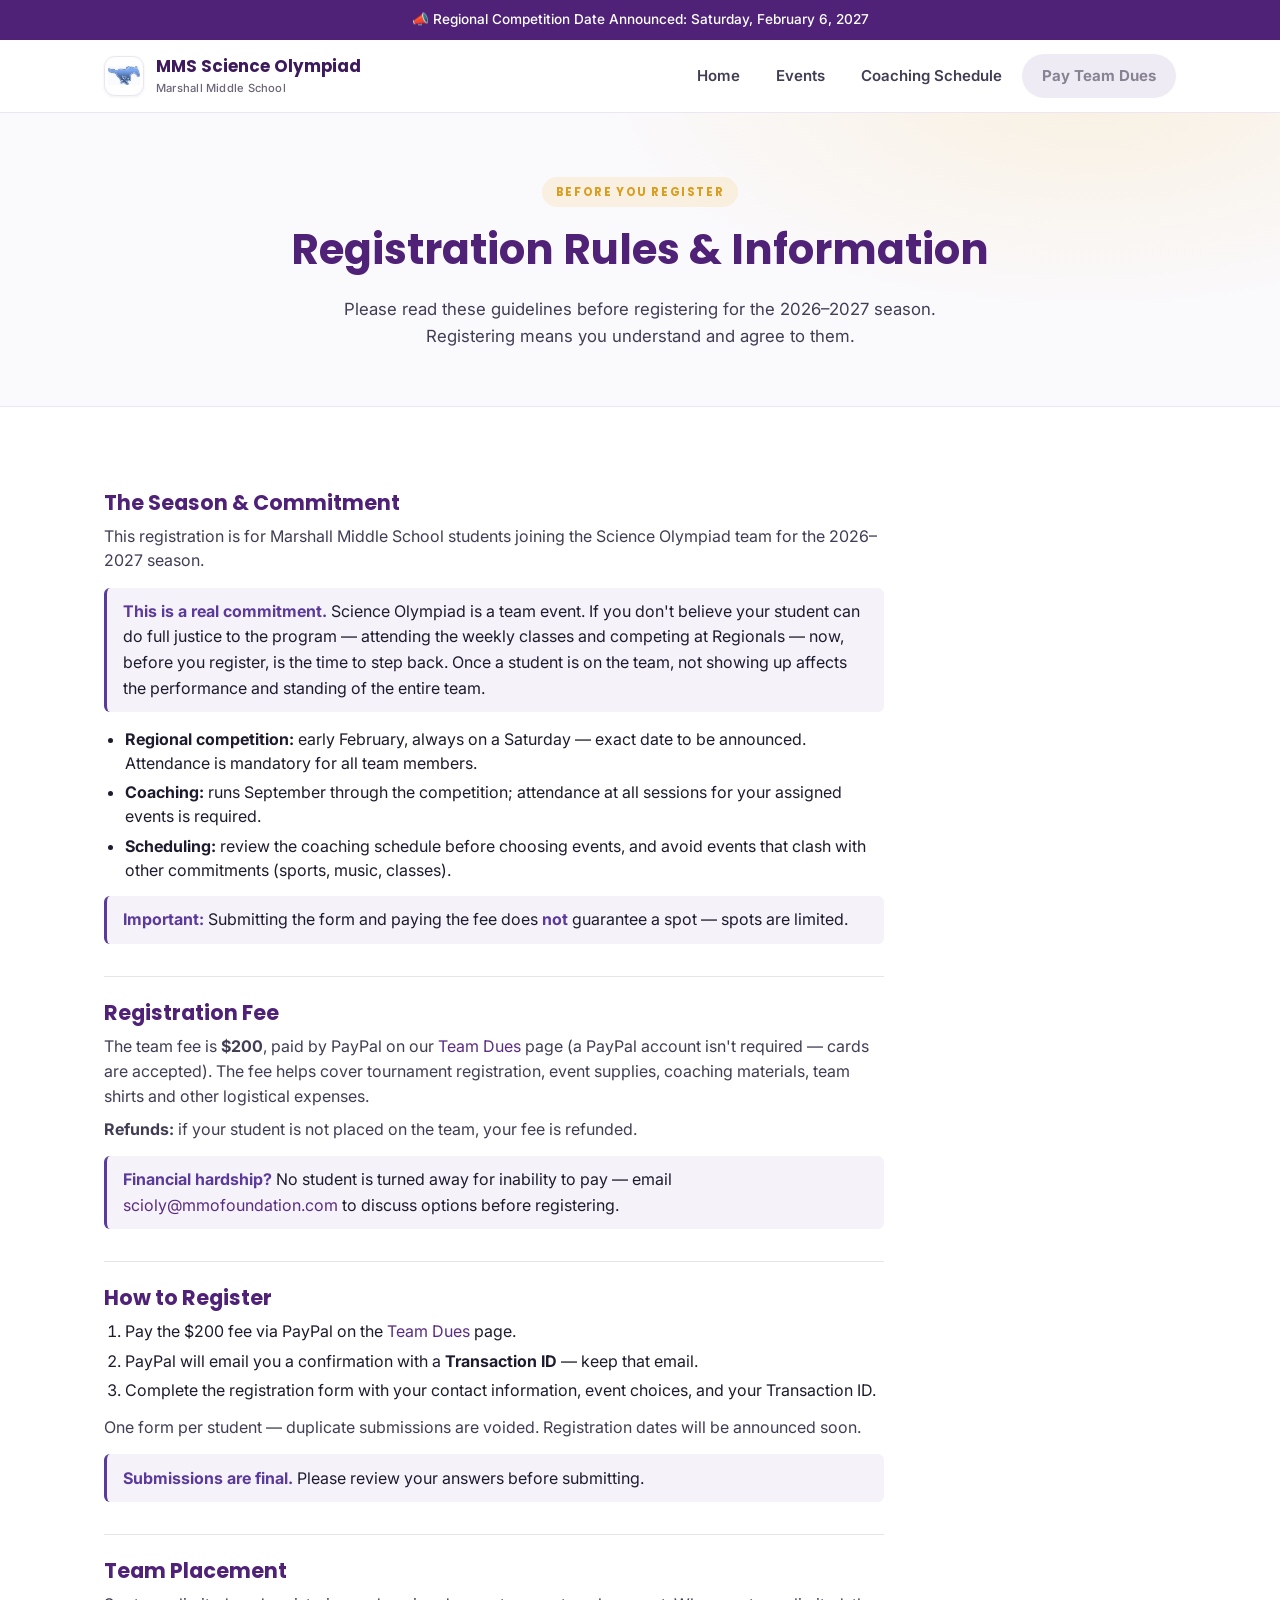
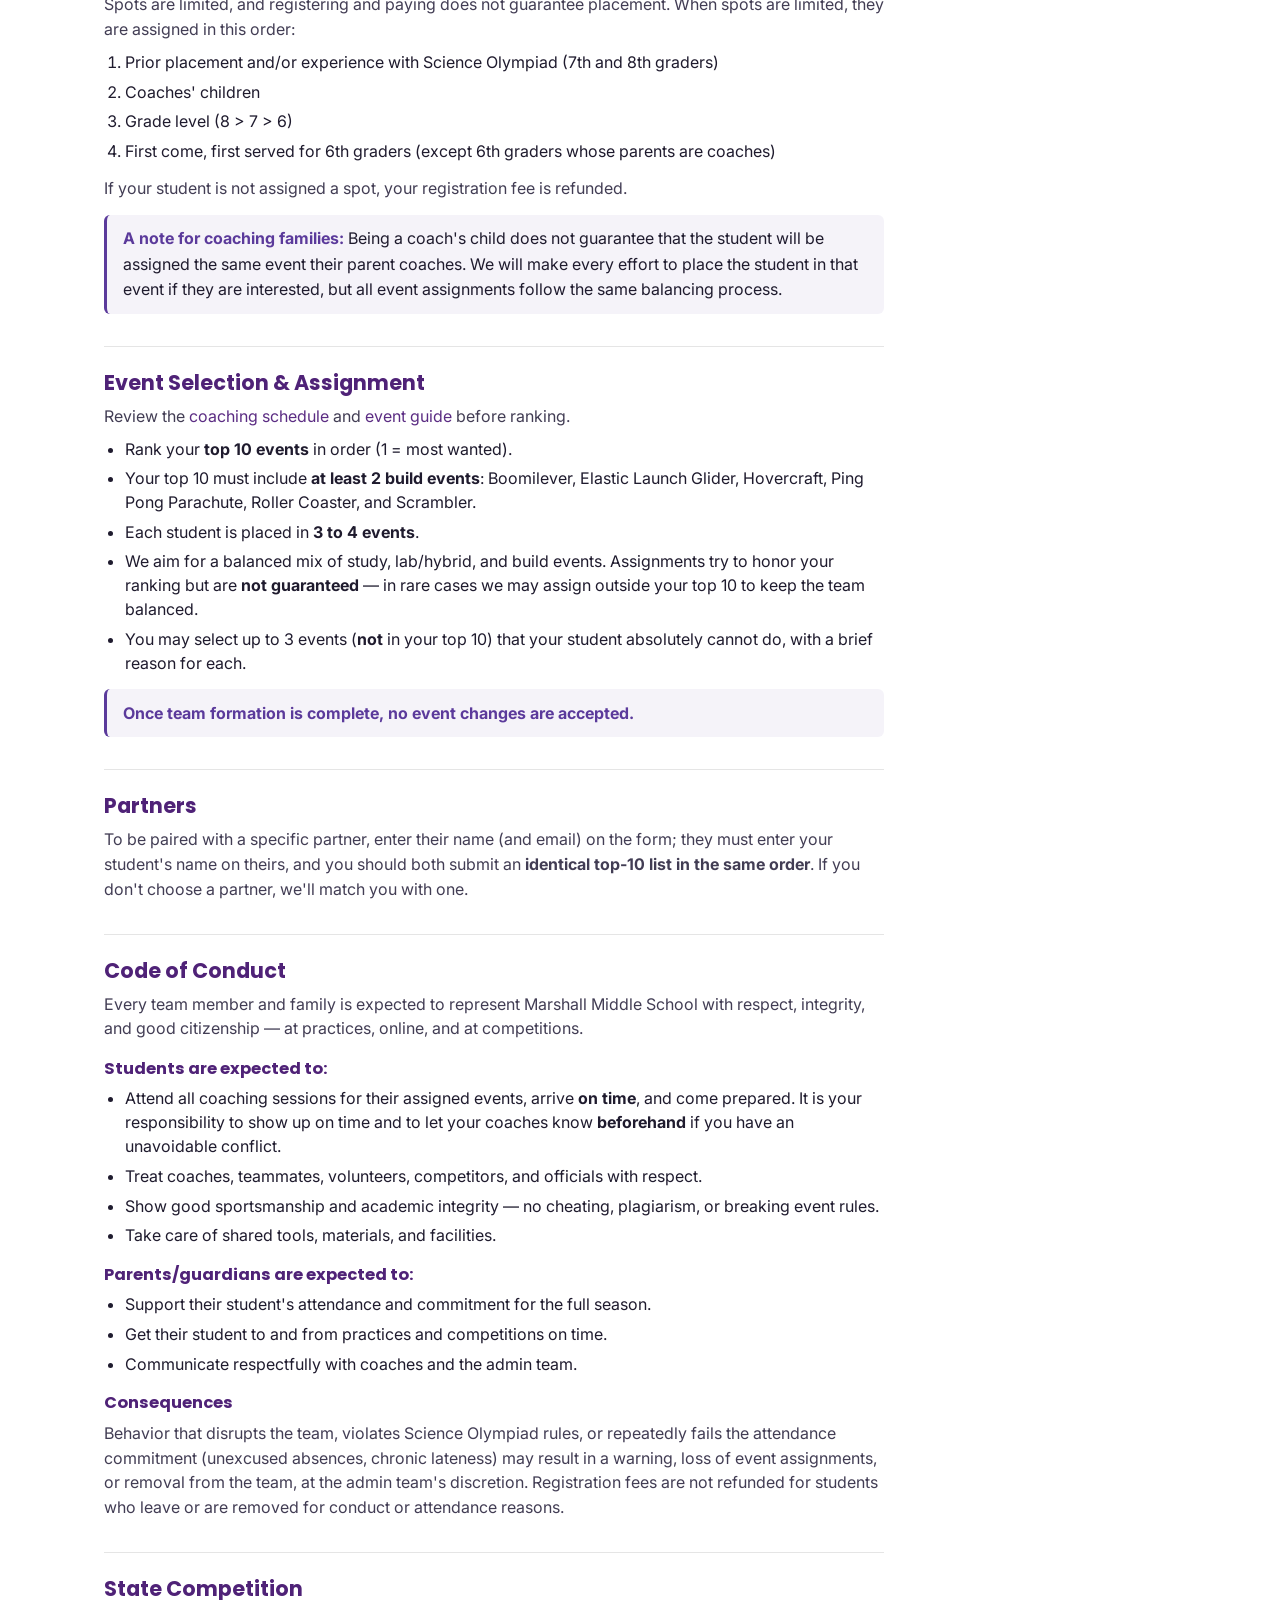
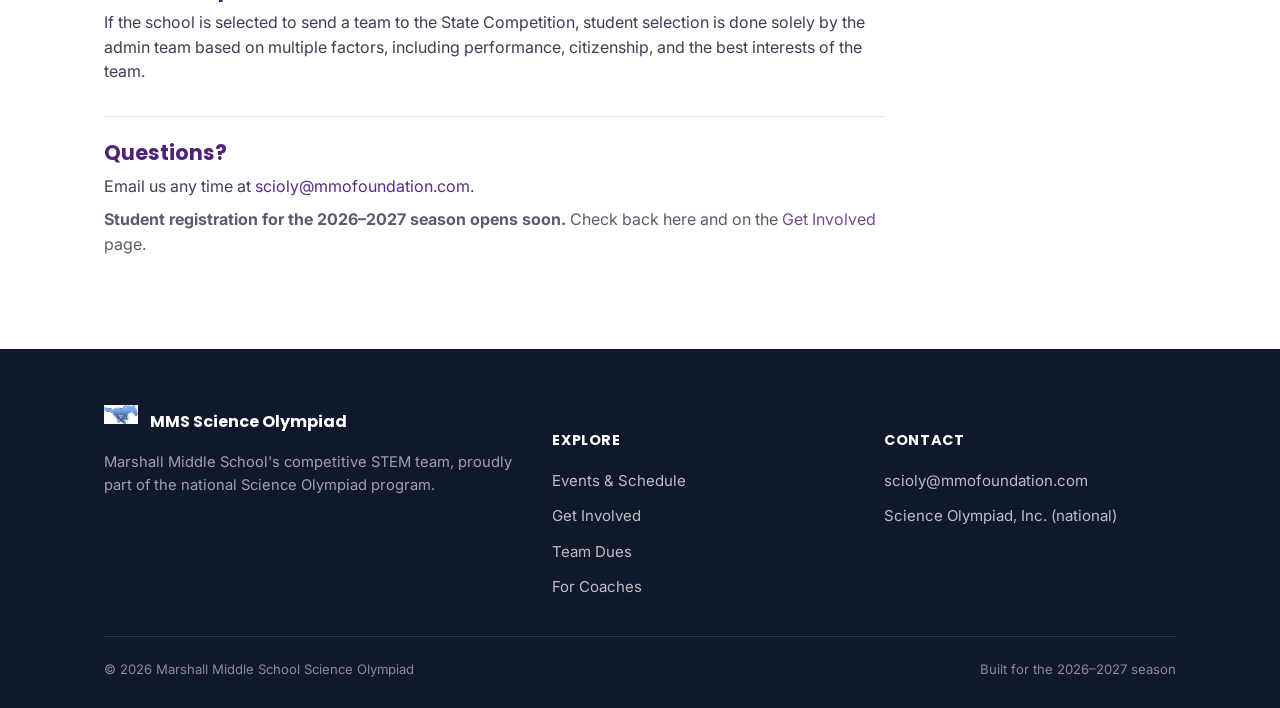
<file: rules.html>
<!DOCTYPE html>
<html lang="en">
<head>
<meta charset="UTF-8" />
<meta name="viewport" content="width=device-width, initial-scale=1.0" />
<title>Registration Rules &amp; Information — MMS Science Olympiad</title>
<meta name="description" content="Please read these rules and guidelines before registering for Marshall Middle School Science Olympiad, 2026-2027 season." />
<link rel="icon" href="assets/favicon.png" type="image/png" />
<script>document.documentElement.className += " js";</script>
<link rel="stylesheet" href="assets/style.css" />
<style>
  /* Compact single-column layout for the rules content. */
  .rules-wrap { max-width: 780px; }
  .rules-wrap h2 { font-size: 1.3rem; margin: 2rem 0 .5rem; padding-top: 1.5rem; border-top: 1px solid rgba(0,0,0,0.1); }
  .rules-wrap h2:first-child { margin-top: 0; padding-top: 0; border-top: none; }
  .rules-wrap h3 { font-size: 1.02rem; margin: 1.1rem 0 .3rem; }
  .rules-wrap p { margin: .5rem 0; line-height: 1.55; }
  .rules-wrap ul, .rules-wrap ol { margin: .5rem 0 .8rem; padding-left: 1.3rem; }
  .rules-wrap li { margin-bottom: .35rem; line-height: 1.5; }
  .callout { border-left: 3px solid #5B3A9B; background: rgba(91,58,155,0.06); padding: .7rem 1rem; border-radius: 6px; margin: .9rem 0; }
  .callout strong { color: #5B3A9B; }
  .rules-final { margin-top: 1.25rem; opacity: .85; }
</style>
</head>
<body>
<a class="skip-link" href="#main">Skip to content</a>

<div class="topbar">
<div class="container">
<span>📣 Regional Competition Date Announced: Saturday, February 6, 2027</span>
</div>
</div>

<header class="nav">
<div class="container">
<a class="brand" href="index.html">
<span class="mark">
<img src="assets/logo-mustang.png" alt="Marshall Mustangs logo" />
</span>
<span>MMS Science Olympiad<small>Marshall Middle School</small></span>
</a>
<nav aria-label="Primary">
<ul class="nav-links">
<li><a href="index.html">Home</a></li>
<li><a href="events.html">Events</a></li>
<li><a href="schedule.html">Coaching Schedule</a></li>
<li><a class="nav-cta is-disabled" aria-disabled="true">Pay Team Dues</a></li>
</ul>
</nav>
<button class="nav-toggle" aria-label="Toggle menu" aria-expanded="false">
<svg viewBox="0 0 24 24" fill="none" xmlns="http://www.w3.org/2000/svg"><path d="M3 6h18M3 12h18M3 18h18" stroke="currentColor" stroke-width="2" stroke-linecap="round"/></svg>
</button>
</div>
</header>

<main id="main">

<section class="page-hero">
<div class="container">
<div class="eyebrow">Before You Register</div>
<h1>Registration Rules &amp; Information</h1>
<p>Please read these guidelines before registering for the 2026–2027 season. Registering means you understand and agree to them.</p>
</div>
</section>

<section class="reveal">
<div class="container">
<div class="rules-wrap">

<h2>The Season &amp; Commitment</h2>
<p>This registration is for Marshall Middle School students joining the Science Olympiad team for the 2026–2027 season.</p>
<div class="callout">
<strong>This is a real commitment.</strong> Science Olympiad is a team event. If you don't believe your student can do full justice to the program — attending the weekly classes and competing at Regionals — now, before you register, is the time to step back. Once a student is on the team, not showing up affects the performance and standing of the entire team.
</div>
<ul>
<li><strong>Regional competition:</strong> early February, always on a Saturday — exact date to be announced. Attendance is mandatory for all team members.</li>
<li><strong>Coaching:</strong> runs September through the competition; attendance at all sessions for your assigned events is required.</li>
<li><strong>Scheduling:</strong> review the coaching schedule before choosing events, and avoid events that clash with other commitments (sports, music, classes).</li>
</ul>
<div class="callout">
<strong>Important:</strong> Submitting the form and paying the fee does <strong>not</strong> guarantee a spot — spots are limited.
</div>

<h2>Registration Fee</h2>
<p>The team fee is <strong>$200</strong>, paid by PayPal on our <a href="team-dues.html">Team Dues</a> page (a PayPal account isn't required — cards are accepted). The fee helps cover tournament registration, event supplies, coaching materials, team shirts and other logistical expenses.</p>
<p><strong>Refunds:</strong> if your student is not placed on the team, your fee is refunded.</p>
<div class="callout">
<strong>Financial hardship?</strong> No student is turned away for inability to pay — email <a href="mailto:scioly@mmofoundation.com">scioly@mmofoundation.com</a> to discuss options before registering.
</div>

<h2>How to Register</h2>
<ol>
<li>Pay the $200 fee via PayPal on the <a href="team-dues.html">Team Dues</a> page.</li>
<li>PayPal will email you a confirmation with a <strong>Transaction ID</strong> — keep that email.</li>
<li>Complete the registration form with your contact information, event choices, and your Transaction ID.</li>
</ol>
<p>One form per student — duplicate submissions are voided. Registration dates will be announced soon.</p>
<div class="callout">
<strong>Submissions are final.</strong> Please review your answers before submitting.
</div>

<h2>Team Placement</h2>
<p>Spots are limited, and registering and paying does not guarantee placement. When spots are limited, they are assigned in this order:</p>
<ol>
<li>Prior placement and/or experience with Science Olympiad (7th and 8th graders)</li>
<li>Coaches' children</li>
<li>Grade level (8 &gt; 7 &gt; 6)</li>
<li>First come, first served for 6th graders (except 6th graders whose parents are coaches)</li>
</ol>
<p>If your student is not assigned a spot, your registration fee is refunded.</p>
<div class="callout">
<strong>A note for coaching families:</strong> Being a coach's child does not guarantee that the student will be assigned the same event their parent coaches. We will make every effort to place the student in that event if they are interested, but all event assignments follow the same balancing process.
</div>

<h2>Event Selection &amp; Assignment</h2>
<p>Review the <a href="schedule.html">coaching schedule</a> and <a href="events.html">event guide</a> before ranking.</p>
<ul>
<li>Rank your <strong>top 10 events</strong> in order (1 = most wanted).</li>
<li>Your top 10 must include <strong>at least 2 build events</strong>: Boomilever, Elastic Launch Glider, Hovercraft, Ping Pong Parachute, Roller Coaster, and Scrambler.</li>
<li>Each student is placed in <strong>3 to 4 events</strong>.</li>
<li>We aim for a balanced mix of study, lab/hybrid, and build events. Assignments try to honor your ranking but are <strong>not guaranteed</strong> — in rare cases we may assign outside your top 10 to keep the team balanced.</li>
<li>You may select up to 3 events (<strong>not</strong> in your top 10) that your student absolutely cannot do, with a brief reason for each.</li>
</ul>
<div class="callout">
<strong>Once team formation is complete, no event changes are accepted.</strong>
</div>

<h2>Partners</h2>
<p>To be paired with a specific partner, enter their name (and email) on the form; they must enter your student's name on theirs, and you should both submit an <strong>identical top-10 list in the same order</strong>. If you don't choose a partner, we'll match you with one.</p>

<h2>Code of Conduct</h2>
<p>Every team member and family is expected to represent Marshall Middle School with respect, integrity, and good citizenship — at practices, online, and at competitions.</p>
<h3>Students are expected to:</h3>
<ul>
<li>Attend all coaching sessions for their assigned events, arrive <strong>on time</strong>, and come prepared. It is your responsibility to show up on time and to let your coaches know <strong>beforehand</strong> if you have an unavoidable conflict.</li>
<li>Treat coaches, teammates, volunteers, competitors, and officials with respect.</li>
<li>Show good sportsmanship and academic integrity — no cheating, plagiarism, or breaking event rules.</li>
<li>Take care of shared tools, materials, and facilities.</li>
</ul>
<h3>Parents/guardians are expected to:</h3>
<ul>
<li>Support their student's attendance and commitment for the full season.</li>
<li>Get their student to and from practices and competitions on time.</li>
<li>Communicate respectfully with coaches and the admin team.</li>
</ul>
<h3>Consequences</h3>
<p>Behavior that disrupts the team, violates Science Olympiad rules, or repeatedly fails the attendance commitment (unexcused absences, chronic lateness) may result in a warning, loss of event assignments, or removal from the team, at the admin team's discretion. Registration fees are not refunded for students who leave or are removed for conduct or attendance reasons.</p>

<h2>State Competition</h2>
<p>If the school is selected to send a team to the State Competition, student selection is done solely by the admin team based on multiple factors, including performance, citizenship, and the best interests of the team.</p>

<h2>Questions?</h2>
<p>Email us any time at <a href="mailto:scioly@mmofoundation.com">scioly@mmofoundation.com</a>.</p>
<p class="rules-final"><strong>Student registration for the 2026–2027 season opens soon.</strong> Check back here and on the <a href="get-involved.html#register">Get Involved</a> page.</p>

</div>
</div>
</section>

</main>

<footer>
<div class="container">
<div class="footer-grid">
<div>
<div class="footer-brand">
<span class="mark" style="width:34px;height:34px;">
<img src="assets/logo-mustang.png" alt="Marshall Mustangs logo" />
</span>
MMS Science Olympiad
</div>
<p>Marshall Middle School's competitive STEM team, proudly part of the national Science Olympiad program.</p>
</div>
<div>
<h5>Explore</h5>
<ul>
<li><a href="events.html">Events &amp; Schedule</a></li>
<li><a href="get-involved.html">Get Involved</a></li>
<li><a href="team-dues.html">Team Dues</a></li>
<li><a href="coaches.html">For Coaches</a></li>
</ul>
</div>
<div>
<h5>Contact</h5>
<ul>
<li><a href="mailto:scioly@mmofoundation.com">scioly@mmofoundation.com</a></li>
<li><a href="https://www.soinc.org/" target="_blank" rel="noopener">Science Olympiad, Inc. (national)</a></li>
</ul>
</div>
</div>
<div class="footer-bottom">
<span>© <span id="year"></span> Marshall Middle School Science Olympiad</span>
<span>Built for the 2026–2027 season</span>
</div>
</div>
</footer>

<script src="assets/main.js"></script>
</body>
</html>
</file>
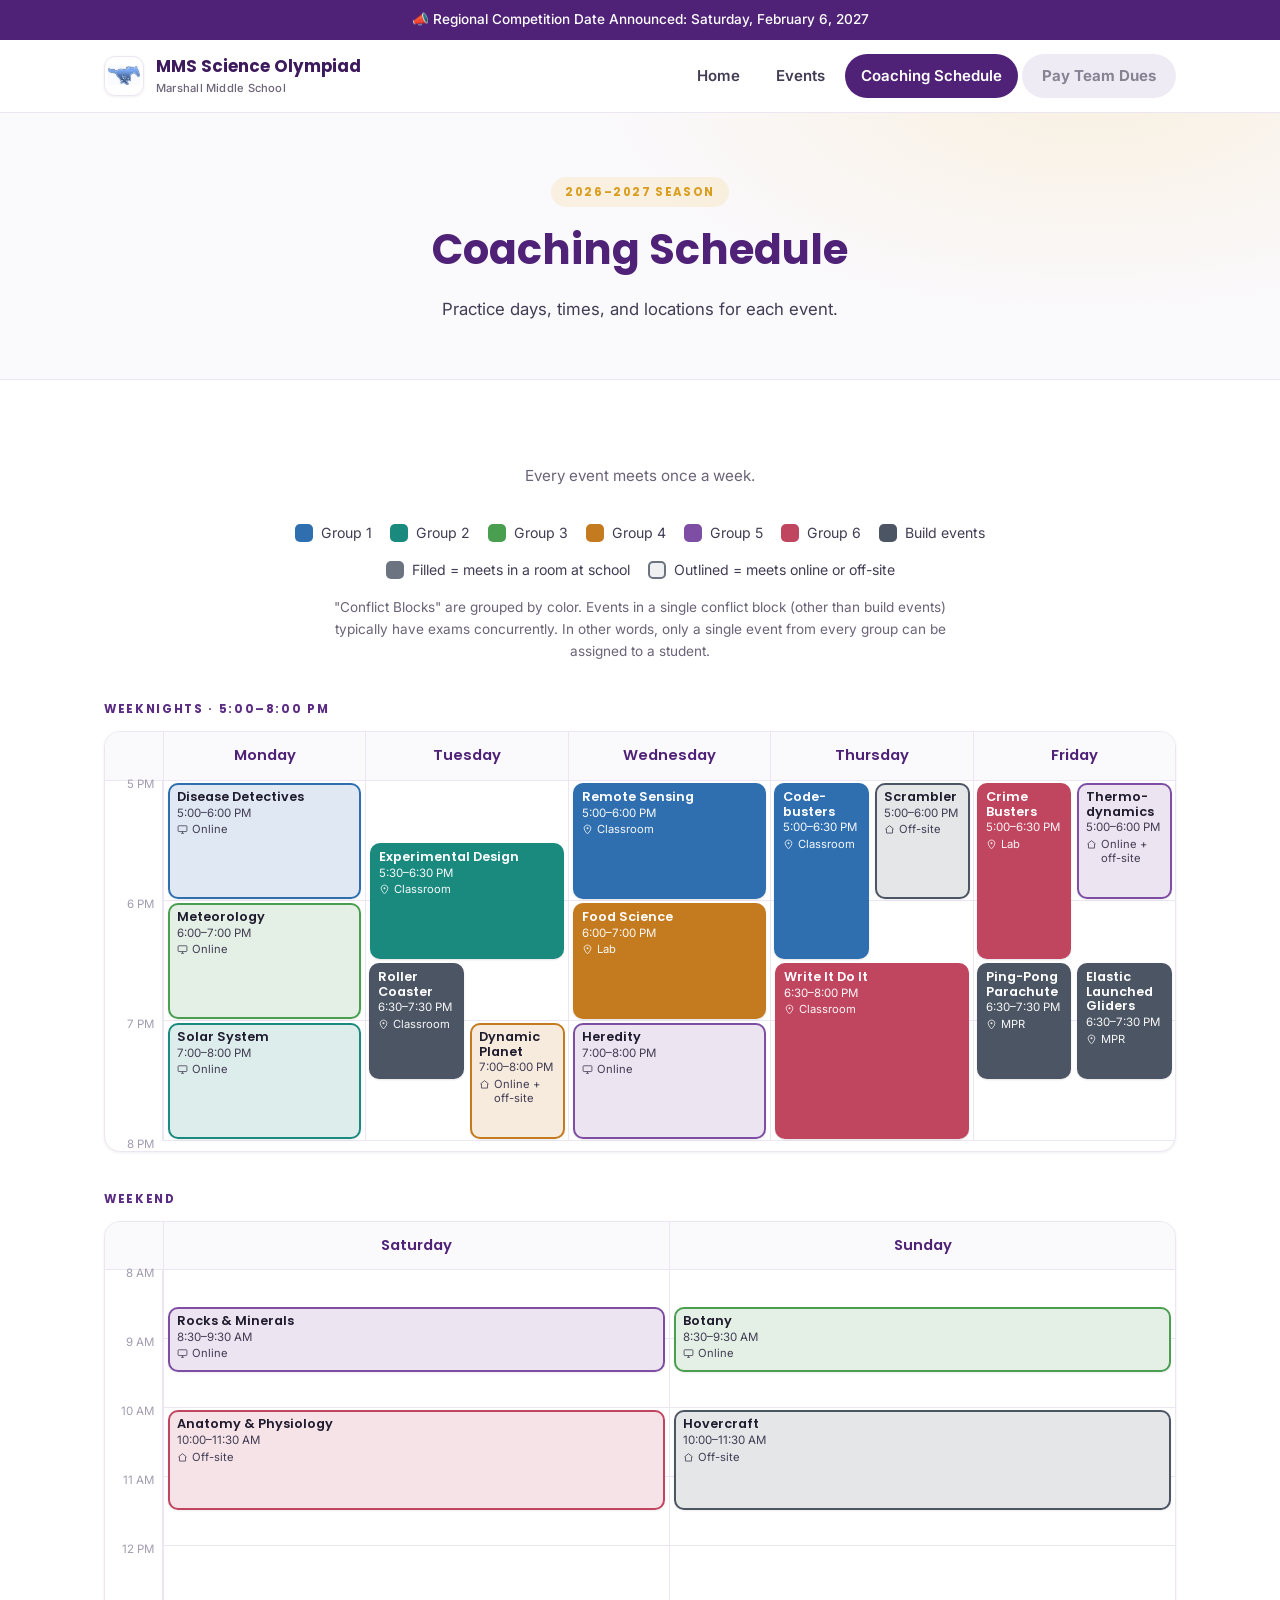
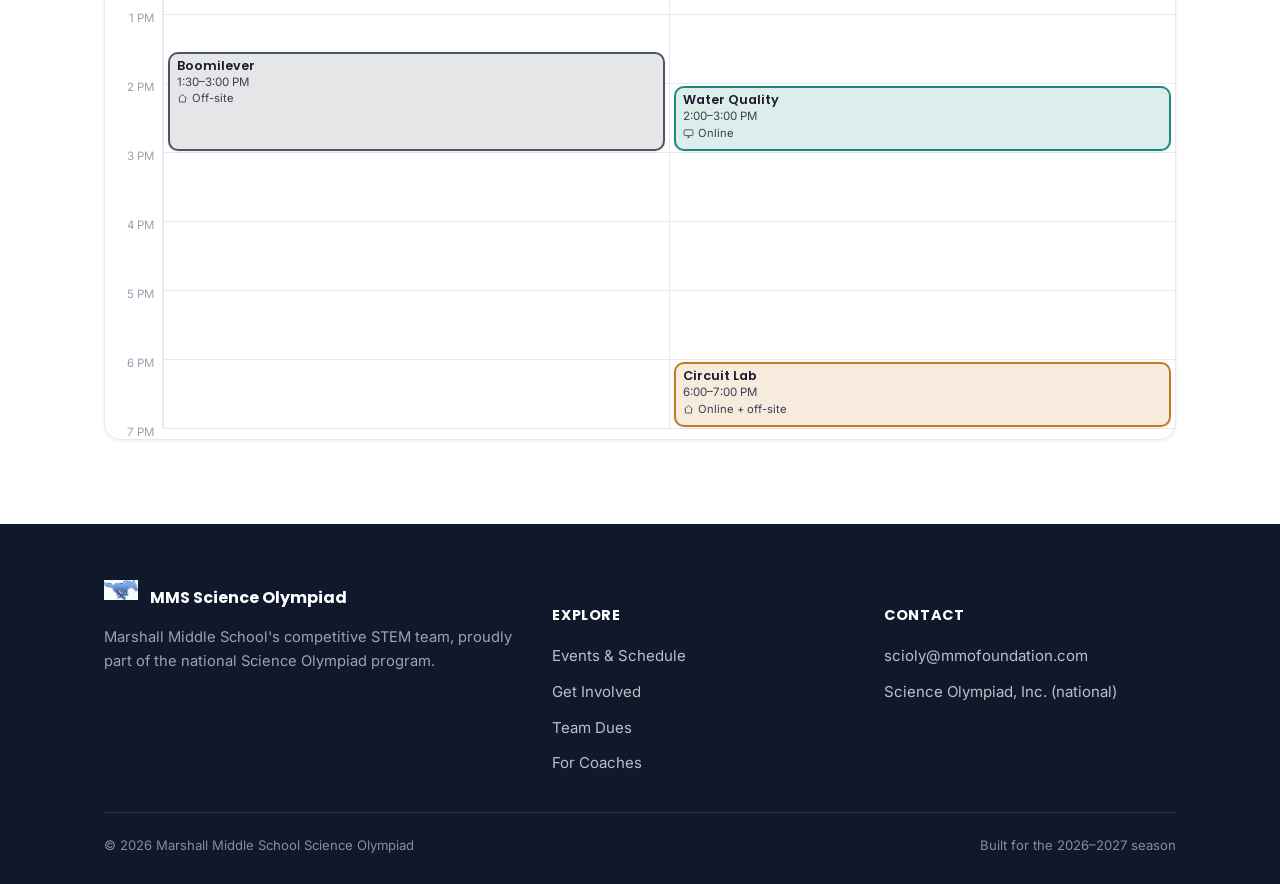
<file: schedule.html>
<!DOCTYPE html>
<html lang="en">
<head>
<meta charset="UTF-8" />
<meta name="viewport" content="width=device-width, initial-scale=1.0" />
<title>Coaching Schedule — MMS Science Olympiad</title>
<meta name="description" content="Coaching schedule for Marshall Middle School Science Olympiad, 2026-2027 season." />
<link rel="icon" href="assets/favicon.png" type="image/png" />
<script>document.documentElement.className += " js";</script>
<link rel="stylesheet" href="assets/style.css" />
<style>
  /* ---------- Coaching schedule (page-scoped) ---------- */
  .sched{
    --g1:#2f6fb0; --g2:#1a8a7f; --g3:#4a9e4f;
    --g4:#c47a1e; --g5:#7d4ea3; --g6:#c0455f;
    --build:#4b5563;
    --cal-line:var(--border);
  }

  .sched-note{
    max-width:760px; margin:0 auto 34px; text-align:center;
    font-size:.95rem; color:var(--ink-500);
  }

  .legend{
    display:flex; flex-wrap:wrap; gap:10px 18px; align-items:center;
    justify-content:center; margin:0 auto 12px; font-size:.88rem; color:var(--ink-700);
  }
  .legend .item{display:flex; align-items:center; gap:8px;}
  .swatch{width:18px; height:18px; border-radius:5px; display:inline-block; flex:0 0 auto;}
  .swatch.solid-demo{background:#6b7480;}
  .swatch.remote-demo{background:#eef0f2; border:2px solid #6b7480;}
  .legend-split{
    display:flex; flex-wrap:wrap; gap:10px 18px; align-items:center; justify-content:center;
    margin:14px auto 0; font-size:.88rem; color:var(--ink-700);
  }
  .legend-split .item{display:flex; align-items:center; gap:8px;}
  .legend-caption{
    text-align:center; font-size:.85rem; color:var(--ink-500);
    max-width:640px; margin:16px auto 30px;
  }

  .sched-block{margin-top:38px;}
  .sched-block:first-of-type{margin-top:0;}
  .sched-label{
    font-family:'Poppins',sans-serif; font-weight:700; font-size:.74rem;
    letter-spacing:.14em; text-transform:uppercase; color:var(--purple-700);
    margin:0 0 12px;
  }

  /* ----- grid calendar (desktop) ----- */
  .cal{
    border:1px solid var(--cal-line); border-radius:var(--radius-md);
    overflow:hidden; background:#fff; box-shadow:var(--shadow-sm);
  }
  .cal-head{display:grid; border-bottom:1px solid var(--cal-line); background:var(--bg-soft);}
  .cal-head .cell{
    padding:12px 8px; text-align:center; border-left:1px solid var(--cal-line);
    font-family:'Poppins',sans-serif; font-weight:600; font-size:.92rem; color:var(--purple-800);
  }
  .cal-head .cell:first-child{border-left:none;}
  .cal-body{display:grid; padding-bottom:10px;}
  .gutter{position:relative; border-right:1px solid var(--cal-line);}
  .gutter .tlabel{
    position:absolute; right:8px; font-size:.72rem; color:var(--ink-300);
    transform:translateY(-6px); white-space:nowrap;
  }
  .daycol{position:relative; border-left:1px solid var(--cal-line);}
  .daycol:first-child{border-left:none;}

  .ev{
    position:absolute; border-radius:10px; color:#fff; padding:7px 9px;
    overflow:hidden; box-shadow:0 1px 2px rgba(31,27,46,.12);
  }
  .ev.g1{background:var(--g1);} .ev.g2{background:var(--g2);} .ev.g3{background:var(--g3);}
  .ev.g4{background:var(--g4);} .ev.g5{background:var(--g5);} .ev.g6{background:var(--g6);}
  .ev.build{background:var(--build);}
  .ev .t{
    font-family:'Poppins',sans-serif; font-weight:600; font-size:.8rem; line-height:1.15;
    margin-bottom:2px; overflow-wrap:break-word; -webkit-hyphens:auto; hyphens:auto;
  }
  .ev .time{font-size:.72rem; opacity:.95; line-height:1.2;}
  .ev .loc{font-size:.7rem; opacity:.95; line-height:1.25; margin-top:2px; display:flex; align-items:flex-start; gap:4px;}
  .ev .loc svg{flex:0 0 auto; width:11px; height:11px; margin-top:2px; opacity:.9;}
  /* Online / off-site: same hue, light fill + solid rule. No texture. */
  .ev.remote{
    background:#fff; border:2px solid currentColor; padding:5px 7px;
    box-shadow:0 1px 2px rgba(31,27,46,.08);
  }
  .ev.remote.g1{color:var(--g1);} .ev.remote.g2{color:var(--g2);} .ev.remote.g3{color:var(--g3);}
  .ev.remote.g4{color:var(--g4);} .ev.remote.g5{color:var(--g5);} .ev.remote.g6{color:var(--g6);}
  .ev.remote.build{color:var(--build);}
  .ev.remote.g1{background:color-mix(in srgb, var(--g1) 15%, #fff);}
  .ev.remote.g2{background:color-mix(in srgb, var(--g2) 15%, #fff);}
  .ev.remote.g3{background:color-mix(in srgb, var(--g3) 15%, #fff);}
  .ev.remote.g4{background:color-mix(in srgb, var(--g4) 15%, #fff);}
  .ev.remote.g5{background:color-mix(in srgb, var(--g5) 15%, #fff);}
  .ev.remote.g6{background:color-mix(in srgb, var(--g6) 15%, #fff);}
  .ev.remote.build{background:color-mix(in srgb, var(--build) 15%, #fff);}
  .ev.remote .t{color:var(--ink-900);}
  .ev.remote .time, .ev.remote .loc{color:var(--ink-700); opacity:1;}

  /* ----- stacked list (mobile) ----- */
  .cal-list{display:none;}
  .day-group{margin-bottom:22px;}
  .day-group h3{
    font-size:1rem; margin:0 0 10px; padding-bottom:8px;
    border-bottom:2px solid var(--border); color:var(--purple-800);
  }
  /* mobile cards use the SAME filled / outlined language as the desktop grid */
  .row{
    border-radius:var(--radius-md); margin-bottom:8px;
    box-shadow:0 1px 2px rgba(31,27,46,.12);
    border:2px solid transparent; color:#fff;
  }
  .row.g1{background:var(--g1);} .row.g2{background:var(--g2);} .row.g3{background:var(--g3);}
  .row.g4{background:var(--g4);} .row.g5{background:var(--g5);} .row.g6{background:var(--g6);}
  .row.build{background:var(--build);}
  .row.remote{box-shadow:0 1px 2px rgba(31,27,46,.08); color:var(--ink-900);}
  .row.remote.g1{background:color-mix(in srgb, var(--g1) 15%, #fff); border-color:var(--g1);}
  .row.remote.g2{background:color-mix(in srgb, var(--g2) 15%, #fff); border-color:var(--g2);}
  .row.remote.g3{background:color-mix(in srgb, var(--g3) 15%, #fff); border-color:var(--g3);}
  .row.remote.g4{background:color-mix(in srgb, var(--g4) 15%, #fff); border-color:var(--g4);}
  .row.remote.g5{background:color-mix(in srgb, var(--g5) 15%, #fff); border-color:var(--g5);}
  .row.remote.g6{background:color-mix(in srgb, var(--g6) 15%, #fff); border-color:var(--g6);}
  .row.remote.build{background:color-mix(in srgb, var(--build) 15%, #fff); border-color:var(--build);}
  .row .body{min-width:0; padding:12px 14px;}
  .row .t{font-family:'Poppins',sans-serif; font-weight:600; font-size:1rem; color:inherit; line-height:1.25;}
  .row .time{font-size:.92rem; font-weight:600; color:inherit; opacity:.95; margin-top:3px;}
  .chips{display:flex; flex-wrap:wrap; gap:6px; margin-top:8px;}
  .chip{
    display:inline-flex; align-items:center; gap:5px;
    font-size:.76rem; font-weight:600; line-height:1;
    padding:5px 9px; border-radius:999px; white-space:nowrap;
  }
  .chip svg{width:12px; height:12px; flex:0 0 auto;}
  /* on a filled card the chips sit in translucent white; on an outlined card, in ink */
  .row:not(.remote) .chip{background:rgba(255,255,255,.22); color:#fff; border:1px solid rgba(255,255,255,.30);}
  .row.remote .chip{background:rgba(255,255,255,.75); color:var(--ink-700); border:1px solid rgba(31,27,46,.14);}

  @media (max-width:860px){
    .cal{display:none;}
    .cal-list{display:block;}
    .sched-block{margin-top:30px;}
    .legend{justify-content:flex-start;}
  }
</style>
</head>
<body>
<a class="skip-link" href="#main">Skip to content</a>

<div class="topbar">
<div class="container">
<span>📣 Regional Competition Date Announced: Saturday, February 6, 2027</span>
</div>
</div>

<header class="nav">
<div class="container">
<a class="brand" href="index.html">
<span class="mark">
<img src="assets/logo-mustang.png" alt="Marshall Mustangs logo" />
</span>
<span>MMS Science Olympiad<small>Marshall Middle School</small></span>
</a>
<nav aria-label="Primary">
<ul class="nav-links">
<li><a href="index.html">Home</a></li>
<li><a href="events.html">Events</a></li>
<li><a class="active" href="schedule.html">Coaching Schedule</a></li>
<li><a class="nav-cta is-disabled" aria-disabled="true">Pay Team Dues</a></li>
</ul>
</nav>
<button class="nav-toggle" aria-label="Toggle menu" aria-expanded="false">
<svg viewBox="0 0 24 24" fill="none" xmlns="http://www.w3.org/2000/svg"><path d="M3 6h18M3 12h18M3 18h18" stroke="currentColor" stroke-width="2" stroke-linecap="round"/></svg>
</button>
</div>
</header>

<main id="main">

<section class="page-hero">
<div class="container">
<div class="eyebrow">2026–2027 Season</div>
<h1>Coaching Schedule</h1>
<p>Practice days, times, and locations for each event.</p>
</div>
</section>

<section class="reveal sched">
<div class="container">

  <p class="sched-note">
    Every event meets once a week.
  </p>

  <div class="legend">
    <div class="item"><span class="swatch" style="background:var(--g1)"></span>Group 1</div>
    <div class="item"><span class="swatch" style="background:var(--g2)"></span>Group 2</div>
    <div class="item"><span class="swatch" style="background:var(--g3)"></span>Group 3</div>
    <div class="item"><span class="swatch" style="background:var(--g4)"></span>Group 4</div>
    <div class="item"><span class="swatch" style="background:var(--g5)"></span>Group 5</div>
    <div class="item"><span class="swatch" style="background:var(--g6)"></span>Group 6</div>
    <div class="item"><span class="swatch" style="background:var(--build)"></span>Build events</div>
  </div>
  <div class="legend-split">
    <div class="item"><span class="swatch solid-demo"></span>Filled = meets in a room at school</div>
    <div class="item"><span class="swatch remote-demo"></span>Outlined = meets online or off-site</div>
  </div>
  <p class="legend-caption">
    "Conflict Blocks" are grouped by color. Events in a single conflict block (other than build events) typically have exams concurrently.
    In other words, only a single event from every group can be assigned to a student.
  </p>

  <div class="sched-block">
    <div class="sched-label">Weeknights · 5:00–8:00 PM</div>
    <div class="cal" id="weeknights"></div>
    <div class="cal-list" id="weeknights-list"></div>
  </div>

  <div class="sched-block">
    <div class="sched-label">Weekend</div>
    <div class="cal" id="weekend"></div>
    <div class="cal-list" id="weekend-list"></div>
  </div>

</div>
</section>

</main>

<footer>
<div class="container">
<div class="footer-grid">
<div>
<div class="footer-brand">
<span class="mark" style="width:34px;height:34px;">
<img src="assets/logo-mustang.png" alt="Marshall Mustangs logo" />
</span>
MMS Science Olympiad
</div>
<p>Marshall Middle School's competitive STEM team, proudly part of the national Science Olympiad program.</p>
</div>
<div>
<h5>Explore</h5>
<ul>
<li><a href="events.html">Events &amp; Schedule</a></li>
<li><a href="get-involved.html">Get Involved</a></li>
<li><a href="team-dues.html">Team Dues</a></li>
<li><a href="coaches.html">For Coaches</a></li>
</ul>
</div>
<div>
<h5>Contact</h5>
<ul>
<li><a href="mailto:scioly@mmofoundation.com">scioly@mmofoundation.com</a></li>
<li><a href="https://www.soinc.org/" target="_blank" rel="noopener">Science Olympiad, Inc. (national)</a></li>
</ul>
</div>
</div>
<div class="footer-bottom">
<span>© <span id="year"></span> Marshall Middle School Science Olympiad</span>
<span>Built for the 2026–2027 season</span>
</div>
</div>
</footer>

<script>
(function(){
  var ICONS = {
    online:'<svg viewBox="0 0 16 16" fill="none" aria-hidden="true"><rect x="1.6" y="2.6" width="12.8" height="8.4" rx="1" stroke="currentColor" stroke-width="1.3"/><line x1="6" y1="13.6" x2="10" y2="13.6" stroke="currentColor" stroke-width="1.3"/><line x1="8" y1="11" x2="8" y2="13.6" stroke="currentColor" stroke-width="1.3"/></svg>',
    offsite:'<svg viewBox="0 0 16 16" fill="none" aria-hidden="true"><path d="M2 7.4 L8 2.4 L14 7.4" stroke="currentColor" stroke-width="1.3"/><path d="M3.6 7 V13.2 H12.4 V7" stroke="currentColor" stroke-width="1.3"/></svg>',
    room:'<svg viewBox="0 0 16 16" fill="none" aria-hidden="true"><path d="M8 1.6 C5.2 1.6 3.1 3.7 3.1 6.3 C3.1 9.5 8 14.4 8 14.4 C8 14.4 12.9 9.5 12.9 6.3 C12.9 3.7 10.8 1.6 8 1.6 Z" stroke="currentColor" stroke-width="1.3"/><circle cx="8" cy="6.2" r="1.5" fill="currentColor"/></svg>'
  };

  var GROUP_LABEL = {g1:'Group 1',g2:'Group 2',g3:'Group 3',g4:'Group 4',g5:'Group 5',g6:'Group 6',build:'Build event'};

  /* ---------- WEEKNIGHTS: minutes measured from 5:00 PM ---------- */
  var wnDays = ["Monday","Tuesday","Wednesday","Thursday","Friday"];
  var wnEvents = [
    {day:0,s:0,  d:60,c:'g1',   title:'Disease Detectives',      time:'5:00–6:00 PM',    loc:'Online',      kind:'online'},
    {day:0,s:60, d:60,c:'g3',   title:'Meteorology',             time:'6:00–7:00 PM',    loc:'Online',      kind:'online'},
    {day:0,s:120,d:60,c:'g2',   title:'Solar System',            time:'7:00–8:00 PM',    loc:'Online',      kind:'online'},

    {day:1,s:30, d:60,c:'g2',   title:'Experimental Design',     time:'5:30–6:30 PM',    loc:'Classroom',   kind:'room'},
    {day:1,s:90, d:60,c:'build',title:'Roller Coaster',          time:'6:30–7:30 PM',    loc:'Classroom',   kind:'room',   lane:0,lanes:2},
    {day:1,s:120,d:60,c:'g4',   title:'Dynamic Planet',          time:'7:00–8:00 PM',    loc:'Online + off-site', kind:'offsite', lane:1,lanes:2},

    {day:2,s:0,  d:60,c:'g1',   title:'Remote Sensing',          time:'5:00–6:00 PM',    loc:'Classroom',   kind:'room'},
    {day:2,s:60, d:60,c:'g4',   title:'Food Science',            time:'6:00–7:00 PM',    loc:'Lab',         kind:'room'},
    {day:2,s:120,d:60,c:'g5',   title:'Heredity',                time:'7:00–8:00 PM',    loc:'Online',      kind:'online'},

    {day:3,s:0,  d:90,c:'g1',   title:'Code&shy;busters',        time:'5:00–6:30 PM',    loc:'Classroom',   kind:'room',   lane:0,lanes:2},
    {day:3,s:0,  d:60,c:'build',title:'Scrambler',               time:'5:00–6:00 PM',    loc:'Off-site',    kind:'offsite',lane:1,lanes:2},
    {day:3,s:90, d:90,c:'g6',   title:'Write It Do It',          time:'6:30–8:00 PM',    loc:'Classroom',   kind:'room'},

    {day:4,s:0,  d:90,c:'g6',   title:'Crime Busters',           time:'5:00–6:30 PM',    loc:'Lab',         kind:'room',   lane:0,lanes:2},
    {day:4,s:0,  d:60,c:'g5',   title:'Thermo&shy;dynamics',     time:'5:00–6:00 PM',    loc:'Online + off-site', kind:'offsite', lane:1,lanes:2},
    {day:4,s:90, d:60,c:'build',title:'Ping-Pong Parachute',     time:'6:30–7:30 PM',    loc:'MPR',         kind:'room',   lane:0,lanes:2},
    {day:4,s:90, d:60,c:'build',title:'Elastic Launched Gliders',time:'6:30–7:30 PM',    loc:'MPR',         kind:'room',   lane:1,lanes:2}
  ];
  var wnHourLabels = [{m:0,l:'5 PM'},{m:60,l:'6 PM'},{m:120,l:'7 PM'},{m:180,l:'8 PM'}];

  /* ---------- WEEKEND: minutes measured from 8:00 AM ---------- */
  var weDays = ["Saturday","Sunday"];
  var weEvents = [
    {day:0,s:30, d:60,c:'g5',   title:'Rocks & Minerals',      time:'8:30–9:30 AM',    loc:'Online',   kind:'online'},
    {day:0,s:120,d:90,c:'g6',   title:'Anatomy & Physiology',  time:'10:00–11:30 AM',  loc:'Off-site', kind:'offsite'},
    {day:0,s:330,d:90,c:'build',title:'Boomilever',            time:'1:30–3:00 PM',    loc:'Off-site', kind:'offsite'},

    {day:1,s:30, d:60,c:'g3',   title:'Botany',                time:'8:30–9:30 AM',    loc:'Online',   kind:'online'},
    {day:1,s:120,d:90,c:'build',title:'Hovercraft',            time:'10:00–11:30 AM',  loc:'Off-site', kind:'offsite'},
    {day:1,s:360,d:60,c:'g2',   title:'Water Quality',         time:'2:00–3:00 PM',    loc:'Online',   kind:'online'},
    {day:1,s:600,d:60,c:'g4',   title:'Circuit Lab',           time:'6:00–7:00 PM',    loc:'Online + off-site', kind:'offsite'}
  ];
  var weHourLabels = [];
  for(var m=0;m<=660;m+=60){
    var h = 8 + m/60;
    weHourLabels.push({m:m, l:(h<12 ? h+' AM' : (h===12 ? '12 PM' : (h-12)+' PM'))});
  }

  function buildCal(rootId, days, events, pxMin, startM, endM, hourLabels, gutterW){
    var root = document.getElementById(rootId);
    if(!root) return;
    var height = (endM-startM)*pxMin;
    var cols = gutterW+'px repeat('+days.length+',1fr)';

    var head = document.createElement('div');
    head.className = 'cal-head';
    head.style.gridTemplateColumns = cols;
    var hb = document.createElement('div'); hb.className='cell'; head.appendChild(hb);
    days.forEach(function(d){
      var c = document.createElement('div'); c.className='cell'; c.textContent=d; head.appendChild(c);
    });
    root.appendChild(head);

    var body = document.createElement('div');
    body.className = 'cal-body';
    body.style.gridTemplateColumns = cols;

    var gut = document.createElement('div');
    gut.className = 'gutter';
    gut.style.height = height+'px';
    hourLabels.forEach(function(hl){
      var t = document.createElement('div');
      t.className = 'tlabel';
      t.style.top = ((hl.m-startM)*pxMin)+'px';
      t.textContent = hl.l;
      gut.appendChild(t);
    });
    body.appendChild(gut);

    days.forEach(function(d, di){
      var col = document.createElement('div');
      col.className = 'daycol';
      col.style.height = height+'px';
      col.style.backgroundImage =
        'repeating-linear-gradient(to bottom, transparent 0, transparent '+(60*pxMin-1)+'px, '+
        'var(--cal-line) '+(60*pxMin-1)+'px, var(--cal-line) '+(60*pxMin)+'px)';

      events.filter(function(e){ return e.day===di; }).forEach(function(e){
        var ev = document.createElement('div');
        ev.className = 'ev '+e.c+((e.kind==='online'||e.kind==='offsite') ? ' remote' : '');
        ev.style.top = ((e.s-startM)*pxMin+2)+'px';
        ev.style.height = (e.d*pxMin-4)+'px';
        var lanes = e.lanes||1, lane = e.lane||0;
        if(lanes===1){ ev.style.left='4px'; ev.style.right='4px'; }
        else{
          var wpct = 100/lanes;
          ev.style.width = 'calc('+wpct+'% - 6px)';
          ev.style.left  = 'calc('+(wpct*lane)+'% + 3px)';
        }
        ev.innerHTML =
          '<div class="t">'+e.title+'</div>'+
          '<div class="time">'+e.time+'</div>'+
          '<div class="loc">'+ICONS[e.kind]+'<span>'+e.loc+'</span></div>';
        col.appendChild(ev);
      });
      body.appendChild(col);
    });
    root.appendChild(body);
  }

  function buildList(rootId, days, events){
    var root = document.getElementById(rootId);
    if(!root) return;
    days.forEach(function(d, di){
      var items = events.filter(function(e){ return e.day===di; })
                        .sort(function(a,b){ return a.s-b.s; });
      if(!items.length) return;
      var group = document.createElement('div');
      group.className = 'day-group';
      var h = document.createElement('h3');
      h.textContent = d;
      group.appendChild(h);
      items.forEach(function(e){
        var row = document.createElement('div');
        row.className = 'row '+e.c+((e.kind==='online'||e.kind==='offsite') ? ' remote' : '');
        row.innerHTML =
          '<div class="body">'+
            '<div class="t">'+e.title+'</div>'+
            '<div class="time">'+e.time+'</div>'+
            '<div class="chips">'+
              '<span class="chip chip-group">'+GROUP_LABEL[e.c]+'</span>'+
              '<span class="chip chip-loc">'+ICONS[e.kind]+e.loc+'</span>'+
            '</div>'+
          '</div>';
        group.appendChild(row);
      });
      root.appendChild(group);
    });
  }

  buildCal('weeknights', wnDays, wnEvents, 2.0, 0, 180, wnHourLabels, 58);
  buildCal('weekend',    weDays, weEvents, 1.15, 0, 660, weHourLabels, 58);
  buildList('weeknights-list', wnDays, wnEvents);
  buildList('weekend-list',    weDays, weEvents);
})();
</script>

<script src="assets/main.js"></script>
</body>
</html>
</file>
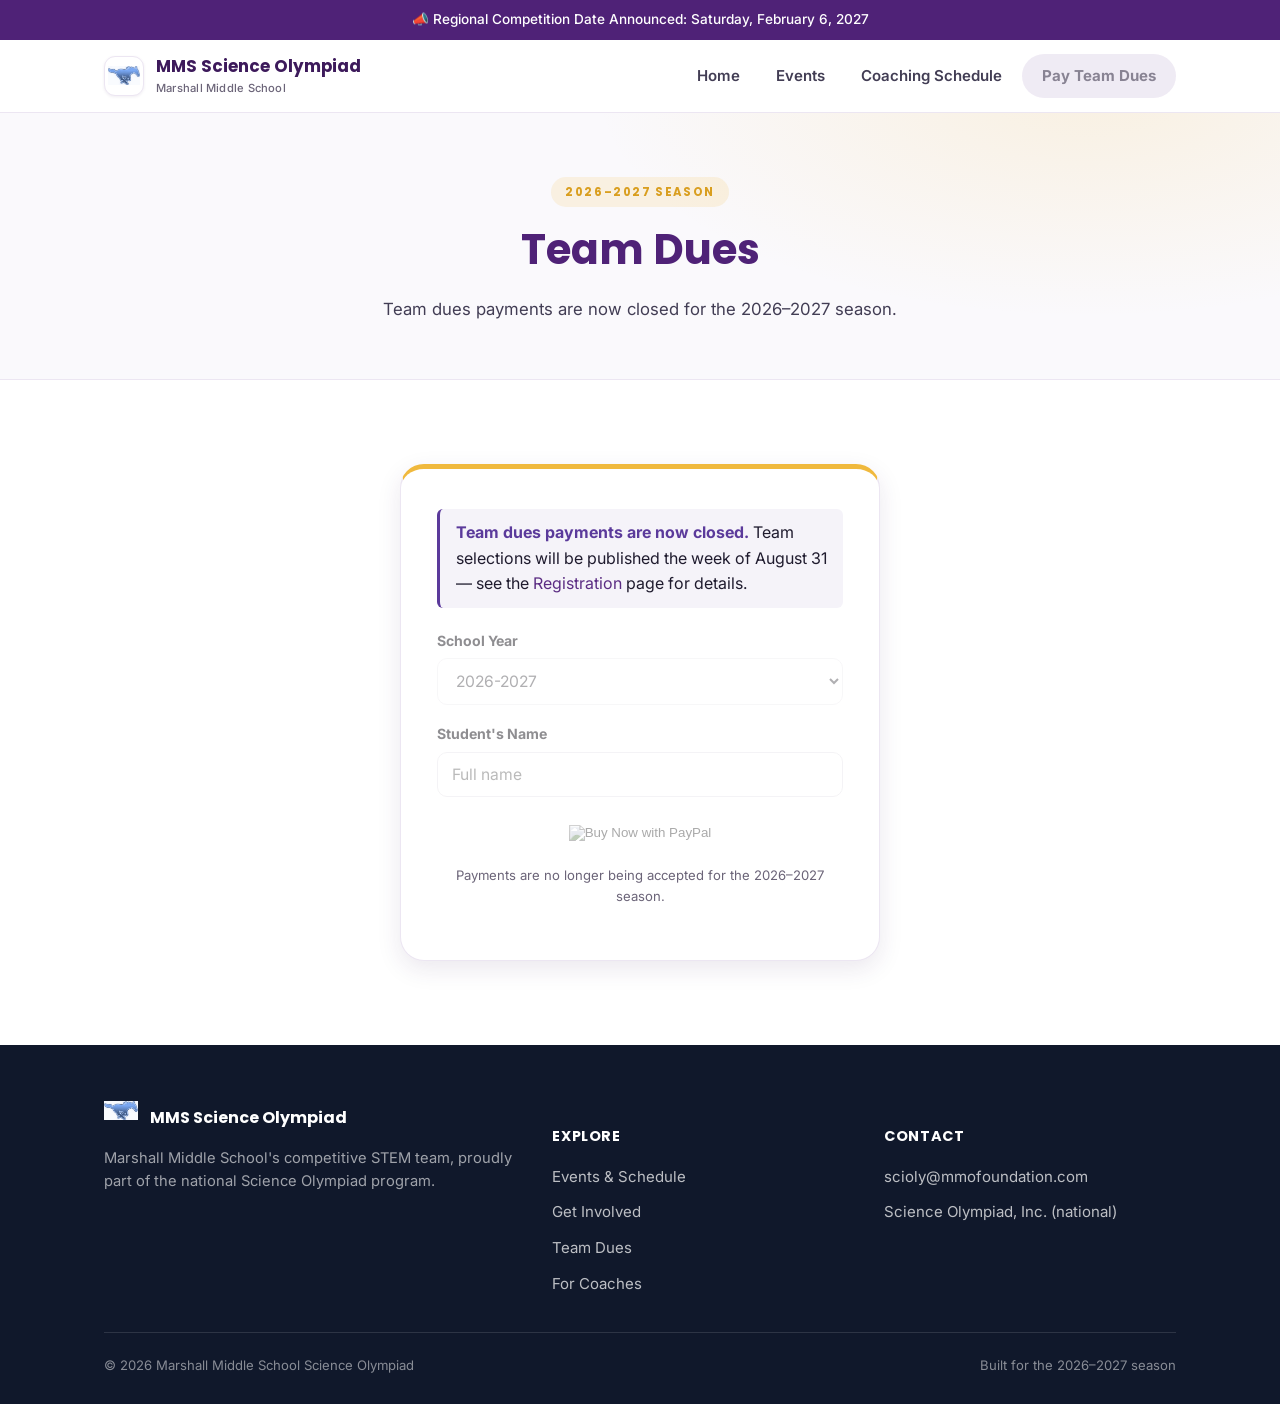
<file: team-dues.html>
<!DOCTYPE html>
<html lang="en">
<head>
<meta charset="UTF-8" />
<meta name="viewport" content="width=device-width, initial-scale=1.0" />
<title>Team Dues — MMS Science Olympiad</title>
<meta name="description" content="Pay your Marshall Middle School Science Olympiad team dues securely with PayPal." />
<link rel="icon" href="assets/favicon.png" type="image/png" />
<script>document.documentElement.className += " js";</script>
<link rel="stylesheet" href="assets/style.css" />
<style>
  .callout { border-left: 3px solid #5B3A9B; background: rgba(91,58,155,0.06); padding: .7rem 1rem; border-radius: 6px; margin: 0 0 22px; text-align: left; }
  .callout strong { color: #5B3A9B; }
  .dues-form-disabled { opacity: .5; filter: grayscale(65%); pointer-events: none; }
  .dues-form-disabled fieldset { border: none; padding: 0; margin: 0; }
</style>
</head>
<body>
<a class="skip-link" href="#main">Skip to content</a>

<div class="topbar">
  <div class="container">
    <span>📣 Regional Competition Date Announced: Saturday, February 6, 2027</span>
  </div>
</div>

<header class="nav">
  <div class="container">
    <a class="brand" href="index.html">
      <span class="mark">
        <img src="assets/logo-mustang.png" alt="Marshall Mustangs logo" />
      </span>
      <span>MMS Science Olympiad<small>Marshall Middle School</small></span>
    </a>
    <nav aria-label="Primary">
      <ul class="nav-links">
        <li><a href="index.html">Home</a></li>
        <li><a href="events.html">Events</a></li>
        <li><a href="schedule.html">Coaching Schedule</a></li>
        <li><a class="nav-cta active is-disabled" aria-disabled="true">Pay Team Dues</a></li>
      </ul>
    </nav>
    <button class="nav-toggle" aria-label="Toggle menu" aria-expanded="false">
      <svg viewBox="0 0 24 24" fill="none" xmlns="http://www.w3.org/2000/svg"><path d="M3 6h18M3 12h18M3 18h18" stroke="currentColor" stroke-width="2" stroke-linecap="round"/></svg>
    </button>
  </div>
</header>

<main id="main">

  <section class="page-hero">
    <div class="container">
      <div class="eyebrow">2026–2027 Season</div>
      <h1>Team Dues</h1>
      <p>Team dues payments are now closed for the 2026–2027 season.</p>
    </div>
  </section>

  <section class="reveal">
    <div class="container">
      <div class="dues-card">
        <div class="callout">
          <strong>Team dues payments are now closed.</strong> Team selections will be published the week of August 31 — see the <a href="register.html">Registration</a> page for details.
        </div>
        <form action="https://www.paypal.com/cgi-bin/webscr" method="post" target="_blank" class="dues-form-disabled" aria-disabled="true">
          <fieldset disabled>
          <input type="hidden" name="cmd" value="_s-xclick" />
          <input type="hidden" name="hosted_button_id" value="6KJUL6TLUJGKA" />
          <input type="hidden" name="currency_code" value="USD" />

          <div class="field">
            <input type="hidden" name="on0" value="School Year" />
            <label for="os0">School Year</label>
            <select name="os0" id="os0">
              <option value="2026-2027">2026-2027</option>
            </select>
          </div>

          <div class="field">
            <input type="hidden" name="on1" value="Student&#39;s Name" />
            <label for="os1">Student's Name</label>
            <input type="text" name="os1" id="os1" maxlength="200" placeholder="Full name" />
          </div>

          <div class="paypal-submit">
            <input type="image" src="https://www.paypalobjects.com/en_US/i/btn/btn_buynowCC_LG.gif" border="0" name="submit" alt="Buy Now with PayPal" title="PayPal — the safer, easier way to pay online" />
          </div>
          </fieldset>
        </form>
        <p class="dues-note">Payments are no longer being accepted for the 2026–2027 season.</p>
      </div>
    </div>
  </section>

</main>

<footer>
  <div class="container">
    <div class="footer-grid">
      <div>
        <div class="footer-brand">
          <span class="mark" style="width:34px;height:34px;">
            <img src="assets/logo-mustang.png" alt="Marshall Mustangs logo" />
          </span>
          MMS Science Olympiad
        </div>
        <p>Marshall Middle School's competitive STEM team, proudly part of the national Science Olympiad program.</p>
      </div>
      <div>
        <h5>Explore</h5>
        <ul>
          <li><a href="events.html">Events &amp; Schedule</a></li>
          <li><a href="get-involved.html">Get Involved</a></li>
          <li><a href="team-dues.html">Team Dues</a></li>
          <li><a href="coaches.html">For Coaches</a></li>
        </ul>
      </div>
      <div>
        <h5>Contact</h5>
        <ul>
          <li><a href="mailto:scioly@mmofoundation.com">scioly@mmofoundation.com</a></li>
          <li><a href="https://www.soinc.org/" target="_blank" rel="noopener">Science Olympiad, Inc. (national)</a></li>
        </ul>
      </div>
    </div>
    <div class="footer-bottom">
      <span>© <span id="year"></span> Marshall Middle School Science Olympiad</span>
      <span>Built for the 2026–2027 season</span>
    </div>
  </div>
</footer>

<script src="assets/main.js"></script>
</body>
</html>
</file>
<file: assets/style.css>
/* ===========================================================
   MMS Science Olympiad — shared stylesheet
   =========================================================== */

@import url('https://fonts.googleapis.com/css2?family=Poppins:wght@600;700;800&family=Inter:wght@400;500;600;700&display=swap');

:root {
  --purple-900: #3d1a5b;
  --purple-800: #4f2277;
  --purple-700: #5b2c83;
  --purple-600: #6f3b9e;
  --purple-500: #8a52bd;
  --purple-100: #f1e9f8;
  --purple-50:  #faf7fc;

  --navy-900: #10182b;
  --navy-800: #16213e;
  --navy-700: #1b2a4a;

  --gold-500: #f0b93d;
  --gold-600: #d99e1f;

  --ink-900: #1f1b2e;
  --ink-700: #423d54;
  --ink-500: #6b6478;
  --ink-300: #a29cb0;

  --bg: #ffffff;
  --bg-soft: #faf9fc;
  --border: #ece6f2;

  --shadow-sm: 0 1px 3px rgba(61, 26, 91, 0.08);
  --shadow-md: 0 8px 24px rgba(61, 26, 91, 0.10);
  --shadow-lg: 0 20px 48px rgba(61, 26, 91, 0.16);

  --radius-sm: 10px;
  --radius-md: 16px;
  --radius-lg: 24px;

  --maxw: 1120px;
}

* { box-sizing: border-box; }
html { scroll-behavior: smooth; }

body {
  margin: 0;
  font-family: 'Inter', system-ui, -apple-system, sans-serif;
  color: var(--ink-900);
  background: var(--bg);
  -webkit-font-smoothing: antialiased;
  line-height: 1.6;
}

h1, h2, h3, h4 {
  font-family: 'Poppins', 'Inter', sans-serif;
  color: var(--purple-800);
  line-height: 1.2;
  margin: 0 0 0.5em;
}

p { margin: 0 0 1em; color: var(--ink-700); }

a { color: var(--purple-700); text-decoration: none; }
a:hover { color: var(--purple-900); }

img { max-width: 100%; display: block; }

.container {
  max-width: var(--maxw);
  margin: 0 auto;
  padding: 0 24px;
}

.eyebrow {
  display: inline-flex;
  align-items: center;
  gap: 8px;
  font-family: 'Poppins', sans-serif;
  font-weight: 700;
  font-size: 0.72rem;
  letter-spacing: 0.14em;
  text-transform: uppercase;
  color: var(--gold-600);
  background: rgba(240, 185, 61, 0.14);
  padding: 6px 14px;
  border-radius: 999px;
  margin-bottom: 18px;
}

/* ---------------- Skip link ---------------- */
.skip-link {
  position: absolute;
  left: -9999px;
  top: 0;
  background: var(--purple-800);
  color: #fff;
  padding: 12px 20px;
  z-index: 1000;
  border-radius: 0 0 8px 0;
}
.skip-link:focus { left: 0; }

/* ---------------- Top bar ---------------- */
.topbar {
  background: var(--purple-800);
  color: #fff;
  font-size: 0.85rem;
  font-weight: 500;
}
.topbar .container {
  display: flex;
  align-items: center;
  justify-content: center;
  gap: 8px;
  padding: 9px 24px;
  text-align: center;
  flex-wrap: wrap;
}
.topbar a { color: var(--gold-500); font-weight: 700; }
.topbar a:hover { color: #fff; }

/* ---------------- Navigation ---------------- */
.nav {
  position: sticky;
  top: 0;
  z-index: 100;
  background: rgba(255, 255, 255, 0.92);
  backdrop-filter: saturate(180%) blur(10px);
  border-bottom: 1px solid var(--border);
}
.nav .container {
  display: flex;
  align-items: center;
  justify-content: space-between;
  height: 72px;
}
.brand {
  display: flex;
  align-items: center;
  gap: 12px;
  font-family: 'Poppins', sans-serif;
  font-weight: 700;
  font-size: 1.05rem;
  color: var(--purple-900);
}
.brand .mark {
  width: 40px;
  height: 40px;
  border-radius: 11px;
  background: #ffffff;
  border: 1px solid var(--border);
  box-shadow: var(--shadow-sm);
  display: flex;
  align-items: center;
  justify-content: center;
  color: var(--gold-500);
  flex-shrink: 0;
  overflow: hidden;
  padding: 3px;
}
.brand .mark svg { width: 22px; height: 22px; }
.brand .mark img { width: 100%; height: 100%; object-fit: contain; display: block; }
.brand small {
  display: block;
  font-family: 'Inter', sans-serif;
  font-weight: 500;
  font-size: 0.7rem;
  color: var(--ink-500);
  letter-spacing: 0.02em;
}

.nav-links {
  display: flex;
  align-items: center;
  gap: 4px;
  list-style: none;
  margin: 0;
  padding: 0;
}
.nav-links a {
  display: inline-block;
  padding: 10px 16px;
  border-radius: 999px;
  color: var(--ink-700);
  font-weight: 600;
  font-size: 0.94rem;
  transition: background 0.18s ease, color 0.18s ease;
}
.nav-links a:hover { background: var(--purple-100); color: var(--purple-800); }
.nav-links a.active { background: var(--purple-800); color: #fff; }

.nav-cta {
  background: var(--gold-500);
  color: var(--navy-900) !important;
  font-weight: 700 !important;
  padding: 10px 20px !important;
  box-shadow: var(--shadow-sm);
}
.nav-cta:hover { background: var(--gold-600); }
.nav-cta.is-disabled,
.nav-cta.is-disabled:hover {
  background: var(--border) !important;
  color: var(--ink-500) !important;
  box-shadow: none;
  opacity: .8;
  cursor: not-allowed;
  pointer-events: none;
}

.nav-toggle {
  display: none;
  background: none;
  border: none;
  cursor: pointer;
  padding: 8px;
  color: var(--purple-800);
}
.nav-toggle svg { width: 26px; height: 26px; }

/* ---------------- Buttons ---------------- */
.btn {
  display: inline-flex;
  align-items: center;
  justify-content: center;
  gap: 8px;
  font-family: 'Poppins', sans-serif;
  font-weight: 600;
  font-size: 0.96rem;
  padding: 14px 28px;
  border-radius: 999px;
  border: none;
  cursor: pointer;
  transition: transform 0.18s ease, box-shadow 0.18s ease, background 0.18s ease;
  white-space: nowrap;
}
.btn-primary {
  background: linear-gradient(135deg, var(--purple-600), var(--purple-800));
  color: #fff;
  box-shadow: var(--shadow-md);
}
.btn-primary:hover { transform: translateY(-2px); box-shadow: var(--shadow-lg); color: #fff; }
.btn-gold {
  background: var(--gold-500);
  color: var(--navy-900);
  box-shadow: var(--shadow-md);
}
.btn-gold:hover { transform: translateY(-2px); background: var(--gold-600); box-shadow: var(--shadow-lg); }
.btn-ghost {
  background: #fff;
  color: var(--purple-800);
  border: 1.5px solid var(--purple-200, var(--border));
  box-shadow: var(--shadow-sm);
}
.btn-ghost:hover { border-color: var(--purple-600); color: var(--purple-900); transform: translateY(-2px); }
.btn-block { width: 100%; }
.btn[disabled], .btn.is-disabled {
  opacity: 0.55;
  cursor: not-allowed;
  pointer-events: none;
}

/* ---------------- Hero ---------------- */
.hero {
  position: relative;
  overflow: hidden;
  background:
    radial-gradient(1100px 480px at 15% -10%, rgba(240, 185, 61, 0.16), transparent 60%),
    radial-gradient(900px 500px at 90% 0%, rgba(111, 59, 158, 0.18), transparent 55%),
    var(--bg-soft);
  padding: 96px 0 84px;
  text-align: center;
  border-bottom: 1px solid var(--border);
}
.hero h1 {
  font-size: clamp(2.2rem, 5vw, 3.6rem);
  font-weight: 800;
  max-width: 820px;
  margin: 0 auto 20px;
}
.hero h1 .accent { color: var(--gold-600); }
.hero p.lead {
  max-width: 600px;
  margin: 0 auto 34px;
  font-size: 1.15rem;
  color: var(--ink-700);
}
.hero-actions {
  display: flex;
  gap: 14px;
  justify-content: center;
  flex-wrap: wrap;
}
.hero-mail {
  margin-top: 34px;
  font-size: 0.92rem;
  color: var(--ink-500);
}
.hero-mail a { font-weight: 700; }

.page-hero {
  background:
    radial-gradient(900px 420px at 85% -10%, rgba(240, 185, 61, 0.14), transparent 55%),
    var(--bg-soft);
  padding: 64px 0 56px;
  text-align: center;
  border-bottom: 1px solid var(--border);
}
.page-hero h1 { font-size: clamp(1.9rem, 4vw, 2.6rem); }
.page-hero p { max-width: 620px; margin: 0 auto; font-size: 1.05rem; }

/* ---------------- Sections ---------------- */
section { padding: 84px 0; }
section.tight { padding: 56px 0; }
.section-head {
  text-align: center;
  max-width: 640px;
  margin: 0 auto 48px;
}
.section-head h2 { font-size: clamp(1.6rem, 3.4vw, 2.2rem); }
.bg-soft { background: var(--bg-soft); }

/* ---------------- Card grid (quick links) ---------------- */
.card-grid {
  display: grid;
  grid-template-columns: repeat(auto-fit, minmax(260px, 1fr));
  gap: 24px;
}
.card {
  background: #fff;
  border: 1px solid var(--border);
  border-radius: var(--radius-md);
  padding: 32px;
  box-shadow: var(--shadow-sm);
  transition: transform 0.22s ease, box-shadow 0.22s ease, border-color 0.22s ease;
  display: flex;
  flex-direction: column;
  height: 100%;
}
.card:hover { transform: translateY(-6px); box-shadow: var(--shadow-lg); border-color: var(--purple-500); }
.card .icon {
  width: 52px;
  height: 52px;
  border-radius: 14px;
  display: flex;
  align-items: center;
  justify-content: center;
  margin-bottom: 18px;
  color: #fff;
}
.card .icon svg { width: 26px; height: 26px; }
.card h3 { font-size: 1.15rem; margin-bottom: 8px; }
.card p { flex: 1; font-size: 0.95rem; }
.card .btn { margin-top: 18px; align-self: flex-start; }

.icon-purple { background: linear-gradient(135deg, var(--purple-600), var(--purple-900)); }
.icon-gold   { background: linear-gradient(135deg, #f7cd6c, var(--gold-600)); }
.icon-navy   { background: linear-gradient(135deg, #2c3e6b, var(--navy-900)); }

/* ---------------- Announcements ---------------- */
.announce-list { display: flex; flex-direction: column; gap: 18px; max-width: 760px; margin: 0 auto; }
.announce-item {
  background: #fff;
  border: 1px solid var(--border);
  border-left: 5px solid var(--gold-500);
  border-radius: var(--radius-sm);
  padding: 22px 26px;
  box-shadow: var(--shadow-sm);
  display: flex;
  gap: 16px;
  align-items: flex-start;
}
.announce-item .dot {
  width: 38px;
  height: 38px;
  border-radius: 10px;
  background: var(--purple-100);
  color: var(--purple-800);
  display: flex;
  align-items: center;
  justify-content: center;
  flex-shrink: 0;
}
.announce-item .dot svg { width: 20px; height: 20px; }
.announce-item h4 { margin: 0 0 6px; font-size: 1.02rem; color: var(--ink-900); }
.announce-item p { margin: 0; font-size: 0.94rem; }
.announce-item .tbd { color: var(--purple-700); font-weight: 600; }

/* ---------------- Event guide (navy panel) ---------------- */
.event-panel {
  background: linear-gradient(160deg, var(--navy-800), var(--navy-900));
  border-radius: var(--radius-lg);
  padding: 56px 40px 44px;
  color: #fff;
  text-align: center;
  position: relative;
  overflow: hidden;
}
.event-panel::before {
  content: "";
  position: absolute;
  inset: 0;
  background: radial-gradient(600px 300px at 90% 0%, rgba(139, 82, 189, 0.35), transparent 60%);
  pointer-events: none;
}
.event-panel .eyebrow { background: rgba(240, 185, 61, 0.18); }
.event-panel h2 { color: #fff; font-size: clamp(1.5rem, 3.2vw, 2.1rem); }
.event-panel > p { color: rgba(255,255,255,0.72); max-width: 560px; margin: 0 auto 12px; }

.legend { display: flex; gap: 20px; justify-content: center; margin: 22px 0 36px; flex-wrap: wrap; font-size: 0.86rem; color: rgba(255,255,255,0.85); }
.legend span { display: inline-flex; align-items: center; gap: 7px; }
.legend i { width: 10px; height: 10px; border-radius: 50%; display: inline-block; }

.event-columns {
  position: relative;
  background: #fff;
  border-radius: var(--radius-lg);
  padding: 36px 28px 28px;
  display: grid;
  grid-template-columns: repeat(3, 1fr);
  gap: 22px;
  text-align: left;
  box-shadow: var(--shadow-lg);
}
.event-col { border-radius: var(--radius-md); padding: 22px; }
.event-col.build  { background: #fdf3df; }
.event-col.study  { background: #e9eefb; }
.event-col.hybrid { background: #f1e9f8; }
.event-col .icon { width: 44px; height: 44px; border-radius: 12px; display: flex; align-items: center; justify-content: center; margin-bottom: 14px; color: #fff; }
.event-col.build .icon  { background: linear-gradient(135deg, #f7cd6c, var(--gold-600)); }
.event-col.study .icon  { background: linear-gradient(135deg, #6d8cf7, #33469e); }
.event-col.hybrid .icon { background: linear-gradient(135deg, var(--purple-500), var(--purple-800)); }
.event-col h3 { font-size: 1.08rem; margin-bottom: 6px; color: var(--ink-900); }
.event-col > p { font-size: 0.86rem; margin-bottom: 16px; }
.event-col ul { list-style: none; margin: 0; padding: 0; display: flex; flex-direction: column; gap: 9px; }
.event-col li {
  background: #fff;
  border-left: 3px solid;
  border-radius: 8px;
  padding: 10px 13px;
  font-size: 0.9rem;
  font-weight: 600;
  color: var(--ink-900);
  box-shadow: 0 1px 2px rgba(0,0,0,0.04);
}
.event-col.build li  { border-left-color: var(--gold-600); }
.event-col.study li  { border-left-color: #33469e; }
.event-col.hybrid li { border-left-color: var(--purple-700); }
.event-note { font-size: 0.8rem; color: rgba(255,255,255,0.6); margin-top: 30px; max-width: 640px; margin-left: auto; margin-right: auto; }

/* ---------------- Forms / embeds ---------------- */
.form-shell {
  max-width: 760px;
  margin: 0 auto;
  background: #fff;
  border: 1px solid var(--border);
  border-radius: var(--radius-lg);
  box-shadow: var(--shadow-md);
  overflow: hidden;
}
.form-shell .form-head {
  background: linear-gradient(135deg, var(--purple-700), var(--purple-900));
  color: #fff;
  padding: 26px 30px;
}
.form-shell .form-head h3 { color: #fff; margin-bottom: 4px; font-size: 1.2rem; }
.form-shell .form-head p { color: rgba(255,255,255,0.78); margin: 0; font-size: 0.92rem; }
.form-shell iframe {
  width: 100%;
  border: none;
  display: block;
  min-height: 900px;
}
.form-fallback {
  padding: 18px 30px;
  font-size: 0.86rem;
  color: var(--ink-500);
  border-top: 1px solid var(--border);
  text-align: center;
}

.tabs {
  display: flex;
  gap: 8px;
  justify-content: center;
  flex-wrap: wrap;
  margin-bottom: 40px;
}
.tab-btn {
  font-family: 'Poppins', sans-serif;
  font-weight: 600;
  font-size: 0.92rem;
  background: #fff;
  border: 1.5px solid var(--border);
  color: var(--ink-700);
  padding: 11px 20px;
  border-radius: 999px;
  cursor: pointer;
  transition: all 0.18s ease;
}
.tab-btn:hover { border-color: var(--purple-500); color: var(--purple-800); }
.tab-btn.active { background: var(--purple-800); border-color: var(--purple-800); color: #fff; }
.tab-panel { display: none; }
.tab-panel.active { display: block; animation: fadeUp 0.4s ease; }

/* ---------------- Coming soon ---------------- */
.coming-soon {
  max-width: 560px;
  margin: 0 auto;
  text-align: center;
  background: var(--purple-100);
  border-radius: var(--radius-lg);
  padding: 48px 36px;
}
.coming-soon .icon-circle {
  width: 64px; height: 64px;
  border-radius: 50%;
  background: linear-gradient(135deg, var(--purple-600), var(--purple-900));
  color: #fff;
  display: flex; align-items: center; justify-content: center;
  margin: 0 auto 20px;
}
.coming-soon .icon-circle svg { width: 30px; height: 30px; }
.coming-soon h3 { margin-bottom: 10px; }

/* ---------------- Team dues ---------------- */
.dues-card {
  max-width: 480px;
  margin: 0 auto;
  background: #fff;
  border: 1px solid var(--border);
  border-radius: var(--radius-lg);
  padding: 40px 36px;
  box-shadow: var(--shadow-md);
  text-align: center;
  border-top: 5px solid var(--gold-500);
}
.dues-card .field { text-align: left; margin-bottom: 18px; }
.dues-card label { display: block; font-weight: 700; font-size: 0.88rem; margin-bottom: 6px; color: var(--ink-900); }
.dues-card select, .dues-card input[type="text"] {
  width: 100%;
  padding: 12px 14px;
  border: 1.5px solid var(--border);
  border-radius: 10px;
  font-size: 0.98rem;
  font-family: 'Inter', sans-serif;
  color: var(--ink-900);
  background: #fff;
}
.dues-card select:focus, .dues-card input:focus { outline: none; border-color: var(--purple-600); }
.dues-card .paypal-submit { margin-top: 22px; }
.dues-card .paypal-submit img { margin: 0 auto; }
.dues-note { font-size: 0.82rem; color: var(--ink-500); margin-top: 20px; }
.trust-row { display: flex; gap: 14px; justify-content: center; margin-top: 18px; opacity: 0.8; flex-wrap: wrap; }

/* ---------------- Footer ---------------- */
footer {
  background: var(--navy-900);
  color: rgba(255,255,255,0.72);
  padding: 56px 0 28px;
}
.footer-grid {
  display: grid;
  grid-template-columns: 1.4fr 1fr 1fr;
  gap: 40px;
  margin-bottom: 36px;
}
.footer-brand { display: flex; align-items: center; gap: 12px; color: #fff; font-family: 'Poppins', sans-serif; font-weight: 700; margin-bottom: 12px; }
footer h5 { color: #fff; font-family: 'Poppins', sans-serif; font-size: 0.9rem; letter-spacing: 0.04em; text-transform: uppercase; margin-bottom: 16px; }
footer ul { list-style: none; margin: 0; padding: 0; display: flex; flex-direction: column; gap: 10px; }
footer a { color: rgba(255,255,255,0.72); font-size: 0.94rem; }
footer a:hover { color: var(--gold-500); }
footer p { color: rgba(255,255,255,0.6); font-size: 0.92rem; }
.footer-bottom {
  border-top: 1px solid rgba(255,255,255,0.12);
  padding-top: 22px;
  display: flex;
  justify-content: space-between;
  flex-wrap: wrap;
  gap: 10px;
  font-size: 0.82rem;
  color: rgba(255,255,255,0.5);
}

/* ---------------- Reveal-on-scroll animation ----------------
   Content is visible by default (progressive enhancement). Only
   once the "js" class lands on <html> (see inline script in
   <head>) do .reveal sections start hidden and fade in via the
   IntersectionObserver in main.js. If JS fails or is disabled,
   everything just stays visible. */
.reveal { transition: opacity 0.6s ease, transform 0.6s ease; }
html.js .reveal { opacity: 0; transform: translateY(18px); }
.reveal.in { opacity: 1 !important; transform: translateY(0) !important; }
@keyframes fadeUp { from { opacity: 0; transform: translateY(10px); } to { opacity: 1; transform: translateY(0); } }

/* ---------------- Responsive ---------------- */
@media (max-width: 900px) {
  .footer-grid { grid-template-columns: 1fr 1fr; }
  .event-columns { grid-template-columns: 1fr; }
}

@media (max-width: 760px) {
  .nav-links {
    position: fixed;
    inset: 72px 16px auto 16px;
    background: #fff;
    border: 1px solid var(--border);
    border-radius: var(--radius-md);
    box-shadow: var(--shadow-lg);
    flex-direction: column;
    align-items: stretch;
    padding: 10px;
    display: none;
    gap: 2px;
  }
  .nav-links.open { display: flex; }
  .nav-links a { width: 100%; }
  .nav-toggle { display: inline-flex; }
  .hero { padding: 64px 0 56px; }
  .footer-grid { grid-template-columns: 1fr; gap: 28px; }
  section { padding: 60px 0; }
}
</file>
